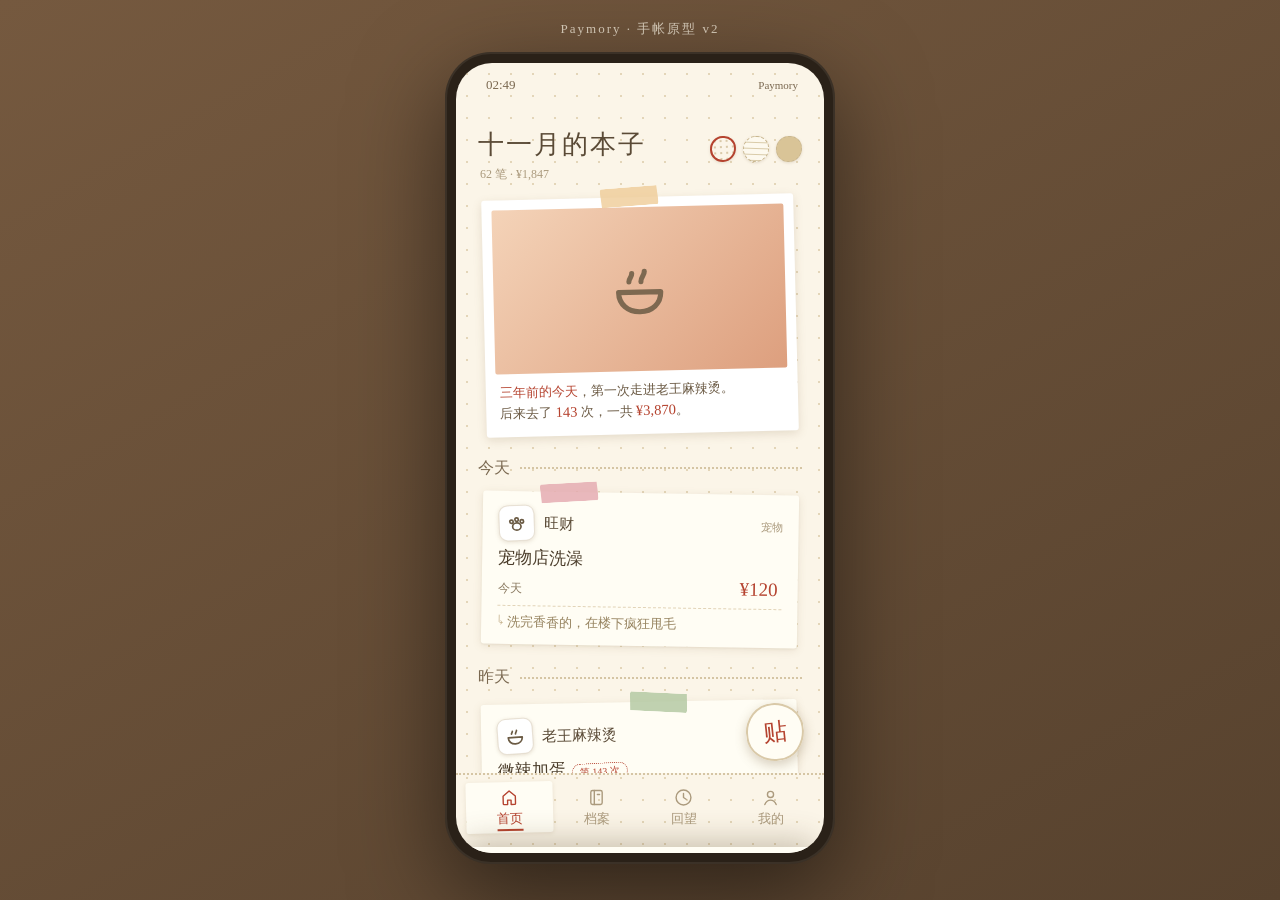
<file: prototype/index.html>
<!DOCTYPE html>
<html lang="zh-CN">
<!--
  Paymory 原型 v2 · 温柔手帐（throwaway）
  方向：一本真的手帐。奶油纸纹底、便签卡歪着贴、和纸胶带、简笔贴纸、楷体手写、红笔金额、拍立得。
  纸底三种可切：点阵 / 横线 / 牛皮。v1（克制设计风）已被用户否决，勿回退。
-->
<head>
<meta charset="UTF-8">
<meta name="viewport" content="width=device-width, initial-scale=1.0">
<title>Paymory · 手帐原型</title>
<style>
  * { margin:0; padding:0; box-sizing:border-box; -webkit-tap-highlight-color:transparent; }
  html,body { height:100%; }
  body {
    font-family:"Kaiti SC","KaiTi","STKaiti","DFKai-SB",-apple-system,"Microsoft YaHei",serif;
    background:linear-gradient(150deg,#75593f,#57422e);
    display:flex; flex-direction:column; align-items:center; justify-content:center;
    min-height:100vh; padding:24px 12px 40px;
  }
  .stage-title { color:rgba(255,248,232,.75); font-size:13px; letter-spacing:2px; margin-bottom:14px; }

  /* ---------- 手机 ---------- */
  .phone { width:390px; height:812px; border-radius:46px; background:#2a2118; padding:11px;
    box-shadow:0 30px 90px rgba(0,0,0,.5), inset 0 0 0 2px rgba(255,240,210,.08); position:relative; flex-shrink:0; }
  .screen { width:100%; height:100%; border-radius:36px; overflow:hidden; position:relative; display:flex; flex-direction:column; color:#5a4a36; }

  /* ---------- 纸底 ---------- */
  .screen[data-paper="dot"]   { background-color:#fbf5e8; background-image:radial-gradient(circle,#e3d5b8 1.1px,transparent 1.2px); background-size:22px 22px; }
  .screen[data-paper="line"]  { background-color:#fdf9ee; background-image:repeating-linear-gradient(to bottom,transparent 0 27px,#e9dec4 27px 28px); }
  .screen[data-paper="kraft"] { background-color:#ead9b6; background-image:radial-gradient(ellipse at 20% 10%,rgba(255,250,235,.5),transparent 60%),radial-gradient(ellipse at 85% 90%,rgba(190,160,110,.28),transparent 55%); }

  .statusbar { height:44px; flex-shrink:0; display:flex; align-items:center; justify-content:space-between; padding:0 26px 0 30px; font-size:13px; font-weight:500; color:#7a6850; }
  .num { font-family:"Kaiti SC","KaiTi",serif; font-variant-numeric:tabular-nums; }
  #app { flex:1; overflow-y:auto; overflow-x:hidden; scrollbar-width:none; }
  #app::-webkit-scrollbar { display:none; }
  .pad { padding:6px 22px 130px; }

  /* ---------- 手写文字 ---------- */
  .h-hand { font-size:26px; color:#5a4a36; letter-spacing:2px; }
  .redpen { color:#b5432f; }
  .faint { color:#ab9a7d; font-size:12px; }

  /* ---------- 和纸胶带 ---------- */
  .tape { position:absolute; top:-9px; width:58px; height:19px; opacity:.82;
    clip-path:polygon(2% 0,98% 0,100% 88%,98% 100%,2% 100%,0 12%); z-index:2; }
  .tape.c0 { background:#e5aab0; } .tape.c1 { background:#b2c9a2; }
  .tape.c2 { background:#a7c2d6; } .tape.c3 { background:#efcd9a; }

  /* ---------- 便签卡 ---------- */
  .note {
    background:#fffdf4; border-radius:3px; padding:14px 16px 13px; position:relative;
    box-shadow:0 2px 8px rgba(150,125,85,.16), 0 1px 2px rgba(150,125,85,.1);
    margin:14px 4px 6px; transform:rotate(var(--r,0deg));
  }
  #app .note:nth-child(3n+1) { --r:-1.1deg; } #app .note:nth-child(3n+2) { --r:.9deg; } #app .note:nth-child(3n) { --r:-.3deg; }
  .note-top { display:flex; align-items:center; gap:9px; margin-bottom:5px; }
  .n-name { font-size:15px; color:#5a4a36; }
  .n-kind { font-size:11px; color:#ab9a7d; margin-left:auto; }
  .n-what { font-size:17px; color:#4c3e2c; margin:2px 0 5px; line-height:1.4; }
  .n-meta { display:flex; align-items:baseline; gap:8px; font-size:12px; color:#8a7960; }
  .n-amt { font-size:19px; margin-left:auto; margin-right:4px; }
  .n-note { font-size:13px; color:#96835f; margin-top:8px; padding-top:7px; border-top:1px dashed #e2d4b8; }
  .n-note::before { content:"↳ "; color:#c7b490; }
  .n-badge { font-size:10px; color:#b5432f; border:1.5px dotted #b5432f; border-radius:20px; padding:1px 7px 0; margin-left:6px; display:inline-block; transform:rotate(-2deg); }

  /* ---------- 简笔贴纸 ---------- */
  .sticker { width:36px; height:36px; background:#fff; border-radius:9px; flex-shrink:0;
    box-shadow:0 1px 4px rgba(140,115,80,.22); display:flex; align-items:center; justify-content:center;
    transform:rotate(var(--sr,-2deg)); border:1px solid rgba(190,170,135,.35); }
  .sticker svg { width:24px; height:24px; }

  /* ---------- 拍立得 ---------- */
  .polaroid { background:#fff; padding:10px 10px 12px; border-radius:3px; width:100%;
    box-shadow:0 3px 10px rgba(140,115,80,.2); position:relative; transform:rotate(-1.4deg); }
  .polaroid .photo { aspect-ratio:16/9; border-radius:2px; display:flex; align-items:center; justify-content:center; overflow:hidden; }
  .polaroid .photo svg { width:44%; height:44%; opacity:.85; }
  .polaroid .cap { font-size:13px; color:#6b5a44; padding:9px 4px 0; line-height:1.5; }
  .polaroid .cap b { font-weight:normal; color:#b5432f; font-size:1.12em; }

  /* ---------- 首页头 ---------- */
  .home-head { display:flex; align-items:flex-end; justify-content:space-between; padding:14px 0 2px; }
  .paper-pick { display:flex; gap:7px; align-items:center; }
  .pp { width:26px; height:26px; border-radius:50% 46% 52% 48%; border:1.5px dashed #c9b790; cursor:pointer; box-shadow:0 1px 3px rgba(140,115,80,.2); transform:rotate(-3deg); }
  .pp:nth-child(2) { transform:rotate(2deg); } .pp:nth-child(3) { transform:rotate(-1deg); }
  .pp.dot { background-color:#fbf5e8; background-image:radial-gradient(circle,#d9c9a8 1px,transparent 1.1px); background-size:6px 6px; }
  .pp.line { background-color:#fdf9ee; background-image:repeating-linear-gradient(to bottom,transparent 0 5px,#d9cba9 5px 6px); }
  .pp.kraft { background:#d9c497; }
  .pp.on { border:2px solid #b5432f; }

  .day-mark { display:flex; align-items:center; gap:10px; margin:22px 0 4px; font-size:16px; color:#7a6850; }
  .day-mark .ln { flex:1; border-top:2px dotted #d5c5a4; }

  /* ---------- 档案行 ---------- */
  .arc-note { display:flex; align-items:center; gap:12px; cursor:pointer; }
  .arc-main { flex:1; min-width:0; }
  .arc-figs { text-align:right; }
  .arc-days { font-size:19px; }
  .arc-sub2 { font-size:11px; color:#ab9a7d; margin-top:1px; }

  /* ---------- 详情 ---------- */
  .hero-wrap { padding:18px 12px 6px; display:flex; justify-content:center; }
  .trio { display:flex; gap:10px; margin:18px 4px 14px; justify-content:center; }
  .t3 { background:#fffdf4; border-radius:3px; padding:10px 14px 8px; text-align:center;
    box-shadow:0 2px 6px rgba(150,125,85,.15); transform:rotate(var(--r,0deg)); }
  .trio .t3:nth-child(1){--r:-2deg;} .trio .t3:nth-child(2){--r:1.5deg;} .trio .t3:nth-child(3){--r:-1deg;}
  .t3 .tv { font-size:20px; }
  .t3 .tl { font-size:11px; color:#ab9a7d; margin-top:2px; }
  .chips { display:flex; gap:8px; margin:4px 0 14px; flex-wrap:wrap; }
  .chip { font-size:13px; padding:4px 12px; border-radius:3px; background:rgba(255,253,244,.8); border:1.5px solid #d9c9a8; color:#8a7960; cursor:pointer; }
  .chip.on { border-color:#b5432f; color:#b5432f; }
  .tl-title { font-size:15px; color:#7a6850; margin:6px 0 10px; }
  .tl-item { position:relative; padding:0 0 16px 22px; }
  .tl-item::before { content:""; position:absolute; left:4px; top:10px; bottom:-6px; border-left:2px dotted #d5c5a4; }
  .tl-item:last-child::before { display:none; }
  .tl-item::after { content:""; position:absolute; left:0; top:6px; width:9px; height:9px; border-radius:50% 46% 52% 48%; background:#b5432f; opacity:.85; }
  .tl-date { font-size:12px; color:#ab9a7d; }
  .tl-what { font-size:16px; color:#4c3e2c; margin:1px 0 2px; }
  .tl-meta { font-size:13px; color:#8a7960; display:flex; gap:10px; flex-wrap:wrap; }
  .btn-hand {
    display:block; width:100%; padding:13px; border:none; font-family:inherit; font-size:17px; letter-spacing:3px;
    border-radius:60% 55% 58% 54% / 48% 60% 52% 58%;
    background:#b5432f; color:#fff8ec; cursor:pointer; margin-top:14px; box-shadow:0 3px 8px rgba(199,111,92,.35);
  }
  .btn-hand:active { transform:scale(.98); }

  /* ---------- 回望：拍立得墙 ---------- */
  .wall { display:grid; grid-template-columns:1fr 1fr; gap:16px 12px; padding-top:8px; }
  .wall .polaroid:nth-child(2n) { transform:rotate(1.6deg); }
  .wall .polaroid:nth-child(2n+1) { transform:rotate(-1.8deg); }
  .wall .polaroid:nth-child(3n) { transform:rotate(.6deg); }
  .wall .photo { aspect-ratio:1; }

  /* ---------- 纪念册（回望 · 夜页） ---------- */
  .screen[data-mood="night"] { background:#2b241d !important; background-image:none !important; color:#e8dcc4; }
  .screen[data-mood="night"] .tabbar { border-top-color:rgba(212,176,106,.3); }
  .screen[data-mood="night"] .tab { color:#8d7f66; }
  .screen[data-mood="night"] .tab.on { color:#d4b06a; background:rgba(212,176,106,.1); box-shadow:none; }
  .screen[data-mood="night"] .tab.on span { border-bottom-color:#d4b06a; }
  .screen[data-mood="night"] .statusbar { color:#a89877 !important; }
  .screen[data-mood="night"] .fab { display:none; }
  .night-pad { padding:34px 26px 150px; }
  .gp-eyebrow { text-align:center; letter-spacing:4px; font-size:12px; color:#a89877; white-space:nowrap; }
  .gp-eyebrow::before, .gp-eyebrow::after { content:"·"; margin:0 10px; color:#6b5f4c; }
  .n-big { font-size:68px; text-align:center; color:#e7c987; line-height:1.15; letter-spacing:1px; }
  .n-big small { font-size:16px; color:#a89877; letter-spacing:3px; display:block; margin-top:8px; }
  .n-sub { text-align:center; font-size:14px; color:#b7a687; margin-top:10px; letter-spacing:1px; }
  .n-sub b { color:#d4b06a; font-weight:normal; }
  .gp-sec { margin-top:34px; }
  .gp-title { font-size:15px; color:#c9b88f; letter-spacing:2px; margin-bottom:14px; display:flex; justify-content:space-between; align-items:baseline; }
  .gp-title .en { font-size:11px; color:#6b5f4c; letter-spacing:1px; }
  .starfield { display:grid; grid-template-columns:repeat(26,1fr); gap:4px; padding:4px 2px; }
  .star { aspect-ratio:1; border-radius:50%; background:rgba(212,176,106,var(--a,.12)); animation:starIn .5s ease-out backwards; animation-delay:var(--d,0s); }
  @keyframes starIn { from { opacity:0; transform:scale(0); } to { opacity:1; transform:scale(1); } }
  .ring-wrap { display:flex; align-items:center; gap:22px; }
  .ring { width:118px; height:118px; flex-shrink:0; }
  .ring .track { stroke:rgba(212,176,106,.15); }
  .ring .arc { stroke:#e7c987; stroke-linecap:round; transform:rotate(-90deg); transform-origin:center;
    stroke-dasharray:var(--c); stroke-dashoffset:var(--off); animation:arcGrow 1.4s cubic-bezier(.3,.7,.3,1) .3s both; }
  @keyframes arcGrow { from { stroke-dashoffset:var(--c); } to { stroke-dashoffset:var(--off); } }
  .ring-copy .rl { font-size:15px; color:#c9b88f; line-height:1.7; }
  .ring-copy .rl b { font-size:26px; color:#e7c987; font-weight:normal; }
  .rank-row { margin-bottom:14px; }
  .rank-top { display:flex; justify-content:space-between; font-size:13px; color:#c9b88f; margin-bottom:5px; white-space:nowrap; }
  .rank-top .num { color:#e7c987; }
  .rank-bar { height:9px; border-radius:6px; background:rgba(212,176,106,.13); overflow:hidden; }
  .rank-bar i { display:block; height:100%; border-radius:6px; background:linear-gradient(90deg,#a8863f,#e7c987);
    width:var(--w); transform-origin:left; animation:barIn 1.1s cubic-bezier(.3,.7,.3,1) backwards; animation-delay:var(--d,0s); }
  @keyframes barIn { from { transform:scaleX(0); } }
  .axis { position:relative; height:74px; margin-top:8px; }
  .axis .line { position:absolute; left:0; right:0; top:14px; border-top:1.5px solid rgba(212,176,106,.4); }
  .axis .node { position:absolute; top:8px; width:13px; height:13px; border-radius:50%;
    background:#2b241d; border:2.5px solid #e7c987; }
  .axis .nd { position:absolute; top:30px; font-size:11px; color:#a89877; width:76px; margin-left:-32px; text-align:center; line-height:1.5; }
  .axis .nd b { color:#d4b06a; font-weight:normal; display:block; font-size:12px; }
  .gp-quote { margin-top:40px; text-align:center; font-size:17px; color:#c9b88f; letter-spacing:3px; line-height:2; }
  .gp-quote::before { content:"「"; color:#6b5f4c; }
  .gp-quote::after { content:"」"; color:#6b5f4c; }
  .rv-chips { display:flex; gap:8px; overflow-x:auto; padding:6px 0 10px; scrollbar-width:none; position:relative; }
  .rv-chips::-webkit-scrollbar { display:none; }
  .rv-chips::after { content:""; position:sticky; right:0; top:0; flex-shrink:0; width:26px; margin-left:-26px;
    background:linear-gradient(90deg,transparent,#2b241d 70%); pointer-events:none; }
  .rv-chip { flex-shrink:0; font-size:13px; padding:6px 14px; border-radius:3px; background:transparent;
    border:1px solid rgba(212,176,106,.35); color:#a89877; cursor:pointer; font-family:inherit; letter-spacing:1px; }
  .rv-chip.on { background:rgba(212,176,106,.14); border-color:#e7c987; color:#e7c987; }
  .n-trio { display:flex; justify-content:space-around; margin:26px 0 10px; }
  .n-trio .nt { text-align:center; }
  .n-trio .nt .v { font-size:29px; color:#e7c987; text-shadow:0 0 18px rgba(231,201,135,.35); }
  .n-trio .nt .l { font-size:12px; color:#b7a687; margin-top:5px; letter-spacing:2px; }
  .chart-box { width:100%; height:212px; margin-top:4px; }
  .rv-fade { animation:rvFadeUp .55s cubic-bezier(.25,.7,.3,1) both; }
  @keyframes rvFadeUp { from { opacity:0; transform:translateY(16px); } to { opacity:1; transform:none; } }
  .n-big { text-shadow:0 0 26px rgba(231,201,135,.3); }
  .rv-hero-name { text-align:center; font-size:22px; color:#e8dcc4; letter-spacing:4px; margin-top:2px; }

  /* ---------- 我的 ---------- */
  .me-head { display:flex; align-items:center; gap:14px; padding:18px 0 16px; }
  .me-ava { width:54px; height:54px; border-radius:46% 54% 50% 48%; background:#fffdf4; border:2px solid #d9c9a8;
    display:flex; align-items:center; justify-content:center; font-size:22px; color:#b5432f; transform:rotate(-3deg); }
  .set-note { display:flex; align-items:center; gap:10px; padding:14px 16px; background:#fffdf4;
    border-radius:3px; margin-bottom:12px; cursor:pointer; box-shadow:0 2px 6px rgba(150,125,85,.14); font-size:15px; color:#5a4a36; }
  .set-note .sv2 { margin-left:auto; font-size:12px; color:#ab9a7d; }
  .me-note { font-size:14px; color:#96835f; line-height:1.9; padding:10px 6px; }

  /* ---------- tab & FAB ---------- */
  .tabbar { flex-shrink:0; display:flex; border-top:2px dotted #d5c5a4; padding:7px 10px 20px; }
  .tab { flex:1; display:flex; flex-direction:column; align-items:center; gap:2px; padding:5px 0 2px; cursor:pointer;
    color:#ab9a7d; border:none; background:none; font-family:inherit; font-size:13px; }
  .tab svg { width:21px; height:21px; }
  .tab.on { color:#b5432f; background:#fffdf4; border-radius:3px; box-shadow:0 1px 4px rgba(150,125,85,.18); transform:rotate(-1.5deg); }
  .tab.on span { border-bottom:2px solid #b5432f; padding-bottom:1px; }
  .fab { position:absolute; right:20px; bottom:92px; width:58px; height:58px; border:none; cursor:pointer;
    background:#fffdf4; border-radius:58% 62% 55% 61% / 60% 55% 62% 54%;
    box-shadow:0 4px 12px rgba(120,95,60,.3), inset 0 0 0 2px #d9c9a8;
    display:flex; align-items:center; justify-content:center; transform:rotate(-6deg); z-index:5;
    font-family:inherit; font-size:24px; color:#b5432f; }

  /* ---------- 记一笔抽屉（大便签） ---------- */
  .mask { position:absolute; inset:0; background:rgba(74,58,38,.42); opacity:0; pointer-events:none; transition:opacity .25s; z-index:8; }
  .mask.on { opacity:1; pointer-events:auto; }
  .sheet { position:absolute; left:10px; right:10px; bottom:10px; background:#fffdf4; border-radius:6px;
    padding:24px 20px 26px; z-index:9; transform:translateY(108%); transition:transform .32s cubic-bezier(.32,.72,.28,1);
    max-height:84%; overflow-y:auto; box-shadow:0 -6px 30px rgba(90,70,40,.3); }
  .sheet.on { transform:translateY(0); }
  .sheet h3 { font-size:20px; color:#4c3e2c; letter-spacing:2px; }
  .sh-sub { font-size:13px; color:#ab9a7d; margin:3px 0 16px; }
  .sense { display:flex; align-items:center; justify-content:center; gap:10px; width:100%; padding:12px 14px; font-family:inherit; font-size:15px;
    border:2px dotted #b5432f; border-radius:50px; background:transparent; color:#b5432f; cursor:pointer; margin-bottom:16px; }
  .fld { margin-bottom:13px; }
  .fld label { display:block; font-size:14px; color:#7a6850; margin-bottom:6px; }
  .fld input, .fld textarea { width:100%; padding:10px 13px; border:none; border-bottom:2px dashed #d9c9a8;
    background:rgba(251,245,232,.6); color:#4c3e2c; font-size:16px; font-family:inherit; outline:none; border-radius:4px 4px 0 0; }
  .fld input:focus, .fld textarea:focus { border-bottom-color:#b5432f; }
  .fld textarea { resize:none; height:52px; }
  .row2 { display:flex; gap:12px; } .row2 .fld { flex:1; }
  .pv-note { margin:10px 0 16px; }

  #toast { position:absolute; left:50%; bottom:128px; transform:translateX(-50%) translateY(8px);
    background:#5a4a36; color:#fbf5e8; font-size:14px; padding:9px 18px; border-radius:40px;
    opacity:0; pointer-events:none; transition:.25s; z-index:20; white-space:nowrap; }
  #toast.on { opacity:1; transform:translateX(-50%) translateY(0); }

  /* ---------- Apple HIG 触控与转场 v2（辅助对话参数清单） ---------- */
  /* 按下快（120ms standard）、松手弹（回弹曲线）——is-down 由 JS 事件委托管理 */
  .pressable { transition: transform .35s cubic-bezier(.34,1.56,.64,1), filter .3s cubic-bezier(.34,1.56,.64,1), box-shadow .22s ease-out; }
  .pressable.is-down { transition: transform .12s cubic-bezier(.25,.1,.25,1), filter .12s cubic-bezier(.25,.1,.25,1); transform: scale(.96); filter: brightness(.94); }
  .pressable.sm.is-down, .tab.is-down, .rv-chip.is-down, .chip.is-down, .pp.is-down { transform: scale(.92); }
  .note.pressable.is-down { transform: rotate(var(--r,0deg)) scale(.96); }
  .polaroid.is-down { transform: rotate(var(--r,-1.4deg)) scale(.97); }
  @media (hover:hover) and (pointer:fine) {
    .note.pressable:hover { transform: rotate(var(--r,0deg)) translateY(-3px); box-shadow:0 10px 22px rgba(150,125,85,.26); }
  }
  .fab { transition: transform .3s cubic-bezier(.34,1.56,.64,1); }
  .fab.is-down { transform: rotate(-2deg) scale(.92); }
  .fab.spin { transform: rotate(39deg); }
  .tab { transition: transform .2s cubic-bezier(.34,1.56,.64,1); }
  .tab.on svg { animation: tabPop .2s cubic-bezier(.34,1.56,.64,1); }
  @keyframes tabPop { from { transform: scale(.92); } to { transform: scale(1); } }
  .rv-chip, .chip, .pp { transition: transform .3s cubic-bezier(.34,1.56,.64,1), background .15s, border-color .15s, color .15s; }
  .rv-chip.on, .chip.on { animation: chipPop .15s cubic-bezier(.34,1.56,.64,1); }
  @keyframes chipPop { from { transform: scale(.95); } to { transform: scale(1); } }
  .polaroid { transition: transform .3s cubic-bezier(.34,1.56,.64,1), box-shadow .22s ease-out; }

  /* 入场：ease-out 减速曲线（迎面而来），24ms 交错，10 项封顶 */
  .stagger-in { animation: riseIn .24s cubic-bezier(.22,1,.36,1) both; animation-delay: calc(var(--i,0) * 24ms); }
  @keyframes riseIn {
    from { opacity:0; transform: translateY(24px) rotate(var(--r,0deg)); }
    to   { opacity:1; transform: translateY(0) rotate(var(--r,0deg)); }
  }

  /* sheet：500ms iOS 曲线弹出 / 300ms 加速收起 / 拖拽时无过渡 */
  .sheet { transition: transform .5s cubic-bezier(.32,.72,0,1); }
  .sheet.closing { transition: transform .3s cubic-bezier(.4,0,1,1); }
  #app { transition: transform .5s cubic-bezier(.32,.72,0,1), filter .5s cubic-bezier(.32,.72,0,1); }
  .screen.sheet-open #app { transform: scale(.96) translateY(-6px); filter: brightness(.88); }
  .sheet-grip { width:32px; height:4px; border-radius:3px; background:#dccfb2; margin:0 auto 14px; cursor:grab; touch-action:none; }
  .sheet-grip:active { cursor:grabbing; }

  /* 落值脉冲（count-up 收尾确认） */
  .pulse-once { animation: settlePulse .18s ease-out; }
  @keyframes settlePulse { 0% { transform: scale(1); } 50% { transform: scale(1.05); } 100% { transform: scale(1); } }

  /* View Transitions：方向感 push（old 视差退场，new 迎面进；--vtx 符号由 JS 按前进/返回切换） */
  ::view-transition-old(root) { animation: vtOut .35s cubic-bezier(.4,0,1,1) both; }
  ::view-transition-new(root) { animation: vtIn .35s cubic-bezier(.22,1,.36,1) both; }
  @keyframes vtOut { to { opacity:0; transform: translateX(calc(var(--vtx,24px) * -1)); } }
  @keyframes vtIn { from { opacity:0; transform: translateX(var(--vtx,24px)); } }
  ::view-transition-group(flycard), ::view-transition-old(flycard), ::view-transition-new(flycard) {
    animation-duration: .42s; animation-timing-function: cubic-bezier(.32,.72,0,1);
  }
  ::view-transition-new(flycard) { overflow: clip; }
  @media (prefers-reduced-motion: reduce) {
    ::view-transition-group(*), ::view-transition-old(*), ::view-transition-new(*) { animation: none !important; }
    .stagger-in, .rv-fade, .tab.on svg, .rv-chip.on, .chip.on { animation: none !important; }
  }

  @media (max-width:430px) {
    body { padding:0; justify-content:flex-start; }
    .phone { width:100vw; height:100vh; border-radius:0; padding:0; }
    .screen { border-radius:0; }
    .stage-title { display:none; }
  }
</style>
</head>
<body>

<div class="stage-title">Paymory · 手帐原型 v2</div>
<script src="echarts.min.js"></script>
<div class="phone">
  <div class="screen" id="screen" data-paper="dot">
    <div class="statusbar" id="statusbar"></div>
    <div id="app"></div>
    <div class="tabbar" id="tabbar"></div>
    <button class="fab" id="fab" title="记一笔">贴</button>
    <div class="mask" id="mask"></div>
    <div class="sheet" id="sheet"></div>
    <div id="toast"></div>
  </div>
</div>

<script>
/* ================= 数据 ================= */
function DATE(y,m,d){ return new Date(y,m-1,d); }
function YEARSAGO(n){ const t=new Date(); return new Date(t.getFullYear()-n, t.getMonth(), t.getDate()); }

const ARCHIVES = {
  wangcai:  { name:"旺财",      kind:"宠物", since:DATE(2025,7,24),  total:12600, count:68 },
  laowang:  { name:"老王麻辣烫", kind:"食堂", since:YEARSAGO(3),      total:3870,  count:143 },
  guitar:   { name:"雅马哈 F310", kind:"物品", since:DATE(2023,12,2), total:2780,  count:17 },
  music:    { name:"音乐会员",   kind:"订阅", since:DATE(2023,3,1),  total:1092,  count:36 },
  shows:    { name:"2026 演唱会", kind:"事件", since:DATE(2026,3,18), total:2880,  count:3 },
  ta:       { name:"林同学",     kind:"人",   since:DATE(2024,9,5),  total:3204,  count:27 },
  milk:     { name:"一点点",     kind:"奶茶", since:DATE(2024,5,11), total:2140,  count:96 },
  barber:   { name:"阿强理发",   kind:"服务", since:DATE(2024,2,14), total:1080,  count:18 },
};

const MEMS = [
  { a:"wangcai", what:"宠物店洗澡",        amt:120, off:0,  note:"洗完香香的，在楼下疯狂甩毛" },
  { a:"laowang", what:"微辣加蛋",          amt:23,  off:1,  note:"降温第一碗", nth:143 },
  { a:"milk",    what:"四季奶青 去冰三分糖", amt:16, off:2,  note:"第 96 杯" },
  { a:"music",   what:"黑胶会员续费",       amt:30,  off:5,  note:"第 36 个月，自动的" },
  { a:"wangcai", what:"江边跑步",          amt:0,   off:6,  note:"没花钱，它很开心" },
  { a:"barber",  what:"剪短",             amt:60,  off:8,  note:"夏天剩下的最后一点" },
  { a:"ta",      what:"太二酸菜鱼 请客",    amt:158, off:11, note:"她说下次她请" },
  { a:"shows",   what:"五月天",            amt:960, off:16, note:"第三排，荧光棒还留着" },
  { a:"laowang", what:"加牛肉",            amt:28,  off:19, note:"", nth:142 },
  { a:"guitar",  what:"换第 6 套弦",        amt:45,  off:23, note:"011 的手感果然亮" },
];

const DETAIL_TL = {
  wangcai: [
    { d:"今天",     what:"宠物店洗澡",     amt:120 },
    { d:"6 天前",   what:"江边跑步",       amt:0, note:"没花钱" },
    { d:"32 天前",  what:"狂犬疫苗第三针", amt:280 },
    { d:"58 天前",  what:"进口狗粮 15kg",  amt:420 },
    { d:"487 天前", what:"把它接回家",     amt:1500, note:"一切从这里开始" },
  ],
  laowang: [
    { d:"昨天",       what:"微辣加蛋", amt:23 },
    { d:"19 天前",    what:"加牛肉",   amt:28 },
    { d:"三年前的今天", what:"第一次去", amt:27, note:"晚了，只剩最后一个锅底" },
  ],
  guitar: [
    { d:"23 天前",   what:"换第 6 套弦", amt:45 },
    { d:"去年 12 月", what:"换了背带",   amt:85 },
    { d:"1090 天前",  what:"琴行抱回",   amt:2300, note:"第一个月工资的一半" },
  ],
};

/* ================= 简笔贴纸（手绘线条） ================= */
const S = 'stroke="#6b5b44" stroke-width="1.7" stroke-linecap="round" stroke-linejoin="round" fill="none"';
const STICKERS = {
  wangcai: '<svg viewBox="0 0 24 24"><g ' + S + '><ellipse cx="12" cy="15.5" rx="4.2" ry="3.6"/><circle cx="6.8" cy="10.5" r="1.7"/><circle cx="12" cy="8.6" r="1.7"/><circle cx="17.2" cy="10.5" r="1.7"/></g></svg>',
  laowang: '<svg viewBox="0 0 24 24"><g ' + S + '><path d="M5 13h14c0 4-3 6.5-7 6.5S5 17 5 13z"/><path d="M8.5 9.5c0-1.2 1-1.5 1-2.7M12.5 9.5c0-1.6 1.2-1.9 1.2-3.4"/></g></svg>',
  guitar:  '<svg viewBox="0 0 24 24"><g ' + S + '><path d="M14 4.5 19.5 10M13 6l5 5"/><path d="M13 8.5c2.8.3 4.5 2.2 4.3 5-.2 2.6-2.3 4.8-5.2 4.6-2.9-.2-5-2.4-4.8-5.1.2-2.7 2.9-4.7 5.7-4.5z"/></g></svg>',
  music:   '<svg viewBox="0 0 24 24"><g ' + S + '><path d="M9 18.5V6l9-2v12"/><circle cx="6.7" cy="18.3" r="2.4"/><circle cx="15.7" cy="15.9" r="2.4"/></g></svg>',
  shows:   '<svg viewBox="0 0 24 24"><g ' + S + '><circle cx="12" cy="8" r="3.6"/><path d="M10.5 11.5 9 20M9 20h6"/></g></svg>',
  ta:      '<svg viewBox="0 0 24 24"><g ' + S + '><path d="M12 19.5S4.5 14.8 4.5 9.9C4.5 7.2 6.6 5.5 8.8 5.5c1.4 0 2.6.7 3.2 1.8.6-1.1 1.8-1.8 3.2-1.8 2.2 0 4.3 1.7 4.3 4.4 0 4.9-7.5 9.6-7.5 9.6z"/></g></svg>',
  milk:    '<svg viewBox="0 0 24 24"><g ' + S + '><path d="M7 8h10l-1.2 12H8.2z"/><path d="M11 8 13 3"/><circle cx="10.5" cy="15" r=".8" fill="#6b5b44"/><circle cx="13.5" cy="16.5" r=".8" fill="#6b5b44"/><circle cx="12" cy="13" r=".8" fill="#6b5b44"/></g></svg>',
  barber:  '<svg viewBox="0 0 24 24"><g ' + S + '><path d="M6 5l11 12M17 5 6 17"/><circle cx="5" cy="19" r="2"/><circle cx="19" cy="19" r="2"/></g></svg>',
};
const PHOTO_BG = {
  wangcai:"#f2dfc0|#e0b98c", laowang:"#f4d3b8|#dd9f7e", guitar:"#e8dcc0|#c2ab82",
  music:"#e3dcea|#b9b1d6", shows:"#f2d5cd|#d99a92", ta:"#f4d9dc|#ddadb6",
  milk:"#e9e2cf|#c9d0a8", barber:"#e6e4da|#b9bfae",
};
function stickerHTML(key){
  const rot = ((key.length * 37) % 7) - 3;
  return '<div class="sticker" style="--sr:' + rot + 'deg">' + STICKERS[key] + "</div>";
}
function bigSticker(key, size){
  return STICKERS[key].replace("<svg ", '<svg width="' + size + '" height="' + size + '" ');
}
function photoStyle(key){
  const pair = PHOTO_BG[key].split("|");
  return "background:linear-gradient(135deg," + pair[0] + "," + pair[1] + ")";
}

/* ================= 工具 & 状态 ================= */
function daysSince(d){ return Math.max(1, Math.floor((Date.now()-d.getTime())/86400000)); }
function money(n){ return "¥" + n.toLocaleString("zh-CN"); }
function agoTxt(off){ return off===0 ? "今天" : off===1 ? "昨天" : off + " 天前"; }
function esc(s){ return String(s).replace(/&/g,"&amp;").replace(/</g,"&lt;"); }
function fmtSince(d){ return d.getFullYear() + "." + String(d.getMonth()+1).padStart(2,"0") + "." + String(d.getDate()).padStart(2,"0"); }

const state = { tab:"home", paper:"dot", detail:"wangcai", rvTab:"all" };

/* ================= 首页 ================= */
function noteCard(m, idx){
  const a = ARCHIVES[m.a];
  const tapeC = "c" + (idx % 4);
  const tapeL = 18 + ((idx * 29) % 40);
  const tapeR = ((idx * 53) % 9) - 4;
  const nth = m.nth ? '<span class="n-badge">第 ' + m.nth + " 次</span>" : "";
  const note = m.note ? '<div class="n-note">' + esc(m.note) + "</div>" : "";
  const amtHtml = m.amt === 0 ? '<span class="n-amt num" style="color:#ab9a7d;font-size:14px">¥0</span>'
                              : '<span class="n-amt num redpen">' + money(m.amt) + "</span>";
  return '<div class="note pressable' + (idx < 10 ? " stagger-in" : "") + '" ' +
    (idx < 10 ? 'style="--i:' + idx + '" ' : "") +
    'onclick="openDetail(\'' + m.a + '\', this)">' +
    '<div class="tape ' + tapeC + '" style="left:' + tapeL + "%;transform:rotate(" + tapeR + 'deg)"></div>' +
    '<div class="note-top">' + stickerHTML(m.a) + '<span class="n-name">' + a.name + '</span><span class="n-kind">' + a.kind + "</span></div>" +
    '<div class="n-what">' + esc(m.what) + nth + "</div>" +
    '<div class="n-meta"><span>' + agoTxt(m.off) + "</span>" + amtHtml + "</div>" + note + "</div>";
}

function renderHome(){
  let groups = [], last = null;
  MEMS.forEach(m => { if (m.off !== last) { groups.push({ off:m.off, list:[] }); last = m.off; } groups[groups.length-1].list.push(m); });
  let feed = "", idx = 0;
  groups.forEach(g => {
    feed += '<div class="day-mark"><span>' + agoTxt(g.off) + '</span><span class="ln"></span></div>';
    g.list.forEach(m => { feed += noteCard(m, idx++); });
  });
  const paperPick = '<div class="paper-pick">' +
    ["dot","line","kraft"].map(p => '<div class="pp ' + p + (state.paper===p?" on":"") + '" onclick="setPaper(\'' + p + '\')"></div>').join("") + "</div>";
  return '<div class="home-head"><div class="h-hand">十一月的本子</div>' + paperPick + "</div>" +
    '<div class="faint num" style="padding:2px 2px 6px">62 笔 · ' + money(1847) + "</div>" +
    '<div style="padding:8px 6px 2px"><div class="polaroid" onclick="openDetail(\'laowang\')" style="cursor:pointer">' +
      '<div class="tape c3" style="left:38%;top:-10px;transform:rotate(-3deg)"></div>' +
      '<div class="photo" style="' + photoStyle("laowang") + '">' + bigSticker("laowang", 64) + "</div>" +
      '<div class="cap"><span class="redpen num">三年前的今天</span>，第一次走进老王麻辣烫。<br>后来去了 <b class="num">143</b> 次，一共 <b class="num">' + money(3870) + "</b>。</div></div></div>" +
    feed;
}

/* ================= 档案列表 ================= */
function renderArchives(){
  let h = '<div class="home-head"><div class="h-hand">档案夹</div><span class="faint">来自生活的 8 页</span></div><div style="height:8px"></div>';
  let idx = 0;
  Object.keys(ARCHIVES).forEach(k => {
    const a = ARCHIVES[k];
    const tapeC = "c" + (idx % 4), tapeL = 16 + ((idx*31)%42), tapeR = ((idx*47)%9)-4;
    h += '<div class="note arc-note pressable' + (idx < 10 ? " stagger-in" : "") + '" ' +
      (idx < 10 ? 'style="--i:' + idx + '" ' : "") +
      'onclick="openDetail(\'' + k + '\', this)">' +
      '<div class="tape ' + tapeC + '" style="left:' + tapeL + "%;transform:rotate(" + tapeR + 'deg)"></div>' +
      stickerHTML(k) +
      '<div class="arc-main"><div class="n-name">' + a.name + '</div><div class="faint">' + a.kind + " · 始于 " + fmtSince(a.since) + "</div></div>" +
      '<div class="arc-figs"><div class="arc-days num redpen">' + daysSince(a.since).toLocaleString() + ' 天</div>' +
      '<div class="arc-sub2 num">' + money(a.total) + " · " + a.count + " 条</div></div></div>";
    idx++;
  });
  return h;
}

/* ================= 详情 ================= */
function renderDetail(){
  const a = ARCHIVES[state.detail];
  const days = daysSince(a.since);
  const tl = DETAIL_TL[state.detail] || [];
  const chips = ["wangcai","laowang","guitar"].map(k =>
    '<span class="chip' + (state.detail===k?" on":"") + '" onclick="go2detail(\'' + k + '\')">' + ARCHIVES[k].name + "</span>").join("");
  let tlh = "";
  tl.forEach(t => {
    tlh += '<div class="tl-item"><div class="tl-date num">' + t.d + '</div><div class="tl-what">' + t.what + "</div>" +
      '<div class="tl-meta"><span class="num redpen">' + money(t.amt) + "</span>" + (t.note ? "<span>" + esc(t.note) + "</span>" : "") + "</div></div>";
  });
  return '<div class="hero-wrap"><div class="polaroid" style="transform:rotate(-1.2deg);view-transition-name:flycard">' +
    '<div class="tape c1" style="left:40%;top:-10px;transform:rotate(2deg)"></div>' +
    '<div class="photo" style="' + photoStyle(state.detail) + ';aspect-ratio:16/8">' + bigSticker(state.detail, 72) + "</div>" +
    '<div class="cap" style="text-align:center;font-size:16px">' + a.name + '　<span class="faint">' + a.kind + "</span></div></div></div>" +
    '<div class="trio">' +
    '<div class="t3"><div class="tv num redpen">' + days.toLocaleString() + '</div><div class="tl">陪伴的日子</div></div>' +
    '<div class="t3"><div class="tv num">' + a.count + '</div><div class="tl">条记忆</div></div>' +
    '<div class="t3"><div class="tv num">' + money(a.total) + '</div><div class="tl">累计</div></div></div>' +
    '<div class="chips">' + chips + "</div>" +
    '<div class="tl-title">本子上关于它的记录</div>' + tlh +
    '<button class="btn-hand" onclick="openSheet(\'' + state.detail + '\')">给 ' + a.name + " 记一笔</button>";
}

/* ================= 回望 · 纪念册（夜页 · 总览/分档案 + ECharts） ================= */
const RV_MONTHS = ["1月","2月","3月","4月","5月","6月","7月","8月","9月","10月","11月","12月"];
const ARCH_MONTHS = {
  wangcai:[420,380,420,280,420,380,340,300,420,380,260,120],
  laowang:[86,92,105,92,64,98,51,86,105,92,74,51],
  guitar:[0,0,45,0,0,85,0,0,0,45,0,0],
  music:[30,30,30,30,30,30,30,30,30,30,30,30],
  shows:[0,0,960,0,0,0,0,0,0,0,960,0],
  ta:[0,86,158,0,64,0,129,0,86,0,158,64],
  milk:[64,48,80,48,64,96,48,64,80,48,64,16],
  barber:[0,60,0,60,0,0,60,0,0,60,0,60],
};
const RV_QUOTES = {
  wangcai:"它花掉你 ¥12,600，\n换回 487 天的摇尾巴。",
  laowang:"三年，143 顿。\n你是这家店最熟的一张脸。",
  guitar:"¥2,780 和六套弦，\n教会你四个和弦。",
  music:"每月 ¥30，\n买断通勤路上的三小时。",
  shows:"三场，¥2,880。\n荧光棒还留在抽屉里。",
  ta:"27 顿饭，¥3,204。\n她说下次她请。",
  milk:"96 杯，¥2,140。\n第 97 杯在路上。",
  barber:"18 次，¥1,080。\n每次都说：稍微剪短一点。",
};
function quoteHTML(q){
  return q.split("\n").map(l => l).join("<br>");
}
function renderReview(){
  const who = state.rvTab;
  /* 主体切换 chips */
  const chips = '<div class="rv-chips">' +
    '<span class="rv-chip' + (who==="all"?" on":"") + '" onclick="setRvTab(\'all\')">总览</span>' +
    Object.keys(ARCHIVES).map(k =>
      '<span class="rv-chip' + (who===k?" on":"") + '" onclick="setRvTab(\'' + k + '\')">' + ARCHIVES[k].name + "</span>").join("") + "</div>";
  const body = who === "all" ? rvOverview() : rvArchive(who);
  return '<div class="night-pad rv-fade">' + chips + body + "</div>";
}
function rvOverview(){
  const nodes = [
    { x:0,  d:"2023.11", t:"老王<br>第一家食堂" },
    { x:27, d:"2023.12", t:"吉他<br>抱回家" },
    { x:62, d:"2025.07", t:"旺财<br>回家了" },
    { x:96, d:"2026.03", t:"演唱会<br>年" },
  ];
  const axisHtml = nodes.map(n =>
    '<div class="node" style="left:' + n.x + '%"></div><div class="nd" style="left:' + n.x + '%"><b>' + n.d + "</b>" + n.t + "</div>").join("");
  return '<div class="gp-eyebrow">二〇二三 — 二〇二六 · 三年的本子</div>' +
    '<div class="n-trio">' +
      '<div class="nt"><div class="v num" id="cntA">0</div><div class="l">笔记忆</div></div>' +
      '<div class="nt"><div class="v num" id="cntB">¥0</div><div class="l">三年累计</div></div>' +
      '<div class="nt"><div class="v num" id="cntC">0</div><div class="l">本档案</div></div></div>' +
    '<div class="gp-sec"><div class="gp-title"><span>每个月，墨水落在纸上</span><span class="en num">今年 ¥18,450</span></div>' +
      '<div class="chart-box" id="chartTrend"></div></div>' +
    '<div class="gp-sec"><div class="gp-title"><span>钱都去了谁那儿</span><span class="en">点一块，翻到它那页</span></div>' +
      '<div class="chart-box" id="chartRose" style="height:250px"></div></div>' +
    '<div class="gp-sec"><div class="gp-title"><span>这条时间线</span><span class="en">2023 — 2026</span></div>' +
      '<div class="axis"><div class="line"></div>' + axisHtml + "</div></div>" +
    '<div class="gp-quote">钱花掉了，<br>日子留下来了。</div>';
}
function rvArchive(key){
  const a = ARCHIVES[key];
  const days = daysSince(a.since);
  const tl = DETAIL_TL[key] || [];
  let tlh = tl.map(t =>
    '<div class="tl-item"><div class="tl-date num">' + t.d + '</div><div class="tl-what">' + t.what + "</div>" +
    '<div class="tl-meta"><span class="num" style="color:#e7c987">' + money(t.amt) + "</span>" + (t.note ? "<span>" + esc(t.note) + "</span>" : "") + "</div></div>").join("");
  return '<div style="display:flex;justify-content:center;margin-top:6px">' + stickerHTML(key) + "</div>" +
    '<div class="rv-hero-name">' + a.name + ' <span style="font-size:13px;color:#8d7f66">' + a.kind + "</span></div>" +
    '<div style="height:20px"></div>' +
    '<div class="n-big num" id="cntDays">0<small>天 · ' + (key==="wangcai"||key==="guitar" ? "陪伴你的日子" : "认识你的日子") + "</small></div>" +
    '<div class="n-trio">' +
      '<div class="nt"><div class="v num" id="cntT">¥0</div><div class="l">累计投入</div></div>' +
      '<div class="nt"><div class="v num" id="cntN">0</div><div class="l">条记忆</div></div>' +
      '<div class="nt"><div class="v num" id="cntAvg">¥0</div><div class="l">平均每条</div></div></div>' +
    '<div class="gp-sec"><div class="gp-title"><span>十二个月的笔迹</span><span class="en num">' + money((ARCH_MONTHS[key]||[]).reduce(function(s,v){return s+v;},0)) + " 今年</span></div>" +
      '<div class="chart-box" id="chartArc"></div></div>' +
    '<div class="gp-sec"><div class="gp-title"><span>本子上关于它</span></div>' + tlh + "</div>" +
    '<div class="gp-quote">' + quoteHTML(RV_QUOTES[key] || "") + "</div>";
}
function setRvTab(k){ hap(8); wrapVT(() => { state.rvTab = k; render(); document.getElementById("app").scrollTop = 0; }, false); }

/* ---------- ECharts 夜页图表 ---------- */
const GOLD = ["#e7c987","#c9a86a","#d98e73","#b7c9a0","#a7c2d6","#d4a5a5","#c9b88f","#9db8a8"];
function axisGold(){
  return { axisLine:{ lineStyle:{ color:"rgba(212,176,106,.35)" } },
    axisLabel:{ color:"#a89877", fontSize:10, fontFamily:"KaiTi, serif" },
    splitLine:{ lineStyle:{ color:"rgba(212,176,106,.1)" } } };
}
function initNightCharts(){
  if (typeof echarts === "undefined") return;
  const trendEl = document.getElementById("chartTrend");
  if (trendEl){
    const c = echarts.init(trendEl, null, { renderer:"svg" });
    c.setOption({
      animationDuration: 1600, animationEasing: "cubicOut",
      grid: { left: 6, right: 14, top: 20, bottom: 4, containLabel: true },
      tooltip: { trigger:"axis", backgroundColor:"rgba(43,36,29,.92)", borderColor:"rgba(212,176,106,.4)",
        textStyle:{ color:"#e8dcc4", fontFamily:"KaiTi, serif", fontSize:12 },
        valueFormatter: v => "¥" + v.toLocaleString() },
      xAxis: Object.assign({ type:"category", boundaryGap:false, data:RV_MONTHS }, axisGold()),
      yAxis: Object.assign({ type:"value" }, axisGold()),
      series: [{
        type:"line", smooth:.45, symbol:"circle", symbolSize:6,
        itemStyle:{ color:"#e7c987", borderColor:"#2b241d", borderWidth:2 },
        lineStyle:{ color:"#e7c987", width:2.5,
          shadowColor:"rgba(231,201,135,.5)", shadowBlur:10, shadowOffsetY:4 },
        areaStyle:{ color:new echarts.graphic.LinearGradient(0,0,0,1,[
          { offset:0, color:"rgba(231,201,135,.4)" }, { offset:1, color:"rgba(231,201,135,0)" }]) },
        data: RV_MONTHS.map((_,i)=> ARCH_MONTHS.wangcai[i]+ARCH_MONTHS.laowang[i]+ARCH_MONTHS.milk[i]+
          ARCH_MONTHS.music[i]+ARCH_MONTHS.shows[i]+ARCH_MONTHS.ta[i]+ARCH_MONTHS.barber[i]+ARCH_MONTHS.guitar[i]),
      }],
    });
  }
  const roseEl = document.getElementById("chartRose");
  if (roseEl){
    const c = echarts.init(roseEl, null, { renderer:"svg" });
    c.setOption({
      animationType:"scale", animationEasing:"elasticOut", animationDelay: idx => idx * 90,
      tooltip: { trigger:"item", backgroundColor:"rgba(43,36,29,.92)", borderColor:"rgba(212,176,106,.4)",
        textStyle:{ color:"#e8dcc4", fontFamily:"KaiTi, serif", fontSize:12 },
        formatter: p => p.name + "<br/>¥" + p.value.toLocaleString() + " · " + p.percent + "%" },
      series: [{
        type:"pie", roseType:"radius", radius:["18%","62%"], center:["50%","58%"],
        itemStyle:{ borderColor:"#2b241d", borderWidth:2, borderRadius:4 },
        label:{ show:false }, labelLine:{ show:false },
        emphasis: { scale:true, scaleSize:7 },
        data: Object.keys(ARCHIVES).map((k,i) => ({
          name: ARCHIVES[k].name, value: ARCHIVES[k].total, key: k,
          itemStyle:{ color:GOLD[i % GOLD.length] },
        })),
      }],
      legend: {
        top: 0, left:"center", itemWidth: 9, itemHeight: 9, itemGap: 7, type:"scroll",
        textStyle:{ color:"#b7a687", fontSize:10, fontFamily:"KaiTi, serif" },
        data: Object.keys(ARCHIVES).map(k => ARCHIVES[k].name),
      },
    });
    c.on("click", p => { if (p.data && p.data.key) setRvTab(p.data.key); });
  }
  const arcEl = document.getElementById("chartArc");
  if (arcEl){
    const key = state.rvTab;
    const c = echarts.init(arcEl, null, { renderer:"svg" });
    c.setOption({
      animationDuration: 900, animationEasing:"cubicOut", animationDelay: idx => idx * 80,
      grid: { left: 6, right: 14, top: 20, bottom: 4, containLabel: true },
      tooltip: { trigger:"axis", backgroundColor:"rgba(43,36,29,.92)", borderColor:"rgba(212,176,106,.4)",
        textStyle:{ color:"#e8dcc4", fontFamily:"KaiTi, serif", fontSize:12 },
        valueFormatter: v => "¥" + v.toLocaleString() },
      xAxis: Object.assign({ type:"category", data:RV_MONTHS }, axisGold()),
      yAxis: Object.assign({ type:"value" }, axisGold()),
      series: [{
        type:"bar", barWidth:"52%",
        itemStyle:{ color:new echarts.graphic.LinearGradient(0,0,0,1,[
          { offset:0, color:"#e7c987" }, { offset:1, color:"rgba(168,134,63,.35)" }]),
          borderRadius:[3,3,0,0] },
        emphasis:{ itemStyle:{ color:"#f0d99e" } },
        data: ARCH_MONTHS[key] || [],
      }],
    });
  }
}
function disposeNightCharts(){
  if (typeof echarts === "undefined") return;
  ["chartTrend","chartRose","chartArc"].forEach(id => {
    const el = document.getElementById(id);
    if (el){ const c = echarts.getInstanceByDom(el); if (c) c.dispose(); }
  });
}
/* 数字滚动：easeOutExpo + 落值脉冲，600–900ms 按位数 */
function countUp(id, target, prefix, dur){
  const el = document.getElementById(id);
  if (!el) return;
  const hasSmall = el.querySelector("small");
  const set = v => { if (hasSmall && el.childNodes[0]) { el.childNodes[0].nodeValue = v; } else { el.textContent = v; } };
  const t0 = performance.now();
  const step = t => {
    const p = Math.min(1,(t-t0)/(dur||800));
    const ease = p===1 ? 1 : 1 - Math.pow(2, -10*p);
    set((prefix||"") + Math.round(target*ease).toLocaleString());
    if (p<1) requestAnimationFrame(step);
    else { el.classList.add("pulse-once"); setTimeout(() => el.classList.remove("pulse-once"), 200); }
  };
  requestAnimationFrame(step);
}
function startCounters(){
  if (state.rvTab === "all"){
    countUp("cntA", 386, "", 600);
    countUp("cntB", 28412, "¥", 900);
    countUp("cntC", 8, "", 500);
  } else {
    const a = ARCHIVES[state.rvTab];
    countUp("cntDays", daysSince(a.since), "", 900);
    countUp("cntT", a.total, "¥", 800);
    countUp("cntN", a.count, "", 600);
    countUp("cntAvg", Math.round(a.total/a.count), "¥", 650);
  }
}

/* ================= 我的 ================= */
function renderMe(){
  return '<div class="me-head"><div class="me-ava">P</div><div><div class="h-hand" style="font-size:20px">我的本子</div>' +
    '<div class="faint num" style="margin-top:3px">386 条记忆 · 8 个档案 · 3 年</div></div></div>' +
    '<div class="set-note" onclick="toast(\'原型示意：导入后自动补全金额与商家\')"><span>粘一叠账单进来</span><span class="sv2">微信 / 支付宝 CSV</span></div>' +
    '<div class="set-note" onclick="toast(\'原型示意\')"><span>把本子导出留底</span><span class="sv2">JSON</span></div>' +
    '<div class="set-note" onclick="toast(\'原型示意\')"><span>支付感应贴纸</span><span class="sv2">安卓端 · 三期</span></div>' +
    '<div class="me-note">Paymory 记的不只是钱。一家吃了很多年的店、一只陪着长大的狗、一把换过六次弦的琴，都值得一条一条被写进本子里。</div>';
}

/* ================= 记一笔 ================= */
function renderSheet(pre){
  return '<div class="sheet-grip" id="sheetGrip"></div>' +
    '<h3>贴一张新便签</h3><div class="sh-sub">付款后十秒，把这笔钱写进本子</div>' +
    '<button class="sense" onclick="senseDemo()"><svg width="18" height="18" viewBox="0 0 24 24" fill="none" stroke="#b5432f" stroke-width="1.8" stroke-linecap="round"><circle cx="12" cy="12" r="8.5"/><path d="M12 7.5V12l3 2"/></svg>感应一笔支付（演示）</button>' +
    '<div class="fld"><label>在哪儿</label><input id="fShop" placeholder="比如 老王麻辣烫"></div>' +
    '<div class="row2"><div class="fld"><label>做了什么</label><input id="fWhat" placeholder="微辣加蛋"></div>' +
    '<div class="fld"><label>花了</label><input id="fAmt" class="num" placeholder="23"></div></div>' +
    '<div class="fld"><label>贴到哪一页（档案）</label><div class="chips" id="fArcs">' + sheetChips(pre) + "</div></div>" +
    '<div class="fld"><label>想写的一句（可不填）</label><textarea id="fNote" placeholder="降温第一碗"></textarea></div>' +
    '<div class="note pv-note" style="--r:-.8deg">' +
      '<div class="tape c2" style="left:36%;top:-9px;transform:rotate(-3deg)"></div>' +
      '<div class="n-what" id="pvWhat">写的时候，便签会长出来</div>' +
      '<div class="n-meta"><span id="pvShop">—</span><span class="n-amt num redpen" id="pvAmt"></span></div></div>' +
    '<button class="btn-hand" onclick="saveMem()">贴进本子</button>';
}
function sheetChips(pre){
  let h = "";
  Object.keys(ARCHIVES).forEach(k => {
    h += '<span class="chip' + (k===pre?" on":"") + '" onclick="pickArc(this)">' + ARCHIVES[k].name + "</span>";
  });
  return h + '<span class="chip" onclick="pickArc(this)">不贴</span>';
}
function pickArc(el){
  document.querySelectorAll("#fArcs .chip").forEach(c => c.classList.remove("on"));
  el.classList.add("on"); updPv();
}
function senseDemo(){
  hap(10);
  document.getElementById("fShop").value = "沙县小吃";
  document.getElementById("fAmt").value = "12.5";
  const b = document.querySelector(".sense");
  b.textContent = "已感应：沙县小吃 · ¥12.50 · 刚刚";
  b.style.borderStyle = "solid";
  updPv(); toast("感应到了，补一句吃了什么");
}
function updPv(){
  const shop = document.getElementById("fShop"), amt = document.getElementById("fAmt"), what = document.getElementById("fWhat");
  const on = document.querySelector("#fArcs .chip.on");
  document.getElementById("pvShop").textContent = (shop.value || "—") + (on && on.textContent !== "不贴" ? " · " + on.textContent : "");
  document.getElementById("pvAmt").textContent = amt.value ? "¥" + amt.value : "";
  document.getElementById("pvWhat").textContent = what.value || "写的时候，便签会长出来";
}
function saveMem(){ hap([15,40,25]); closeSheet(); toast("贴好了（原型不落库）"); }

/* ================= 骨架 ================= */
const IC = {
  home:  '<svg viewBox="0 0 24 24" fill="none" stroke="currentColor" stroke-width="1.6" stroke-linecap="round" stroke-linejoin="round"><path d="M5 10.5 12 4.5l7 6V19a1 1 0 0 1-1 1h-4v-5h-4v5H6a1 1 0 0 1-1-1z"/></svg>',
  book:  '<svg viewBox="0 0 24 24" fill="none" stroke="currentColor" stroke-width="1.6" stroke-linecap="round" stroke-linejoin="round"><rect x="5.5" y="4" width="13" height="16" rx="2"/><path d="M9.5 4v16M13 8.5h2.5"/></svg>',
  time:  '<svg viewBox="0 0 24 24" fill="none" stroke="currentColor" stroke-width="1.6" stroke-linecap="round" stroke-linejoin="round"><circle cx="12" cy="12" r="8.5"/><path d="M12 7.5V12l3 2"/></svg>',
  me:    '<svg viewBox="0 0 24 24" fill="none" stroke="currentColor" stroke-width="1.6" stroke-linecap="round" stroke-linejoin="round"><circle cx="12" cy="8.5" r="3.5"/><path d="M5.5 20c1.4-3.4 3.8-5 6.5-5s5.1 1.6 6.5 5"/></svg>',
};
function render(){
  disposeNightCharts();
  const app = document.getElementById("app");
  let inner;
  if (state.tab === "home") inner = renderHome();
  else if (state.tab === "archives") inner = renderArchives();
  else if (state.tab === "detail") inner = renderDetail();
  else if (state.tab === "review") inner = renderReview();
  else inner = renderMe();
  app.className = "pad";
  app.innerHTML = inner;
  renderTabs();
  bindSheetInputs();
  document.getElementById("screen").dataset.mood = state.tab === "review" ? "night" : "";
  if (state.tab === "review") requestAnimationFrame(() => setTimeout(() => { initNightCharts(); startCounters(); }, 60));
}
function renderTabs(){
  const tabs = [ ["home","首页",IC.home], ["archives","档案",IC.book], ["review","回望",IC.time], ["me","我的",IC.me] ];
  document.getElementById("tabbar").innerHTML = tabs.map(t =>
    '<button class="tab' + (state.tab===t[0] || (state.tab==="detail"&&t[0]==="archives") ? " on" : "") + '" onclick="go(\'' + t[0] + '\')">' + t[2] + "<span>" + t[1] + "</span></button>").join("");
}
/* 触觉（Android 震动；iOS Safari 静默跳过，视觉反馈已由按压承担） */
function hap(p){ try { if (navigator.vibrate) navigator.vibrate(p); } catch(e){} }
/* 按下快、松手弹：事件委托统一管理 is-down */
  document.addEventListener("pointerdown", e => {
    const el = e.target.closest(".pressable, .fab, .tab, .rv-chip, .chip, .pp, .polaroid");
    if (el) el.classList.add("is-down");
  });
["pointerup","pointercancel"].forEach(ev =>
  document.addEventListener(ev, () => {
    document.querySelectorAll(".is-down").forEach(el => el.classList.remove("is-down"));
  }, true));
function go(t){
  hap(10);
  const back = t === "home" && state.tab === "detail";
  wrapVT(() => { state.tab = t; render(); document.getElementById("app").scrollTop = 0; }, back);
}
function openDetail(k, el){
  const run = () => { state.detail = k; state.tab = "detail"; render(); document.getElementById("app").scrollTop = 0; };
  if (el && document.startViewTransition){
    el.style.viewTransitionName = "flycard";
    wrapVT(run, false);
    setTimeout(() => { el.style.viewTransitionName = ""; }, 470);
  } else wrapVT(run, false);
}
function go2detail(k){ wrapVT(() => { state.detail = k; render(); }, true); }
function setPaper(p){ state.paper = p; document.getElementById("screen").dataset.paper = p; wrapVT(render, false); }
function wrapVT(fn, back){
  document.documentElement.style.setProperty("--vtx", back ? "-24px" : "24px");
  if (document.startViewTransition) document.startViewTransition(fn);
  else fn();
}
function openSheet(pre){
  hap(10);
  document.getElementById("sheet").innerHTML = renderSheet(pre || "laowang");
  bindSheetInputs();
  bindSheetDrag();
  document.getElementById("fab").classList.add("spin");
  requestAnimationFrame(() => {
    document.getElementById("sheet").classList.add("on");
    document.getElementById("mask").classList.add("on");
    document.getElementById("screen").classList.add("sheet-open");
  });
}
function closeSheet(){
  const sheet = document.getElementById("sheet");
  sheet.classList.remove("on");
  sheet.classList.add("closing");
  setTimeout(() => sheet.classList.remove("closing"), 320);
  document.getElementById("mask").classList.remove("on");
  document.getElementById("screen").classList.remove("sheet-open");
  document.getElementById("fab").classList.remove("spin");
}
function bindSheetDrag(){
  const sheet = document.getElementById("sheet");
  const grip = document.getElementById("sheetGrip");
  const mask = document.getElementById("mask");
  if (!grip || grip._bound) return;
  grip._bound = true;
  let y0 = 0, dy = 0, dragging = false, lastT = 0, lastY = 0, vel = 0, H = 1;
  grip.addEventListener("pointerdown", e => {
    dragging = true; y0 = e.clientY; dy = 0; vel = 0;
    lastT = performance.now(); lastY = y0;
    H = sheet.offsetHeight || 500;
    sheet.style.transition = "none";
    mask.style.transition = "none";
    grip.setPointerCapture(e.pointerId);
  });
  grip.addEventListener("pointermove", e => {
    if (!dragging) return;
    dy = Math.max(0, e.clientY - y0);
    const now = performance.now();
    vel = (e.clientY - lastY) / Math.max(1, now - lastT);
    lastT = now; lastY = e.clientY;
    sheet.style.transform = "translateY(" + dy + "px)";
    mask.style.opacity = String(Math.max(0, 1 - dy / (H * .6)));
  });
  const end = () => {
    if (!dragging) return;
    dragging = false;
    sheet.style.transition = ""; sheet.style.transform = "";
    mask.style.transition = ""; mask.style.opacity = "";
    if (dy > H * .3 || vel > .5) closeSheet();
    dy = 0;
  };
  grip.addEventListener("pointerup", end);
  grip.addEventListener("pointercancel", end);
}
function bindSheetInputs(){
  ["fShop","fWhat","fAmt"].forEach(id => {
    const el = document.getElementById(id);
    if (el && !el._bound) { el.addEventListener("input", updPv); el._bound = true; }
  });
}
let toastTimer;
function toast(msg){
  const t = document.getElementById("toast");
  t.textContent = msg; t.classList.add("on");
  clearTimeout(toastTimer);
  toastTimer = setTimeout(() => t.classList.remove("on"), 2200);
}
function tick(){
  const n = new Date();
  document.getElementById("statusbar").innerHTML =
    '<span class="num">' + String(n.getHours()).padStart(2,"0") + ":" + String(n.getMinutes()).padStart(2,"0") + "</span>" +
    '<span style="font-size:11px">Paymory</span>';
}
document.getElementById("fab").onclick = () => openSheet();
document.getElementById("mask").onclick = closeSheet;
tick(); setInterval(tick, 30000);
render();
</script>
</body>
</html>
</file>
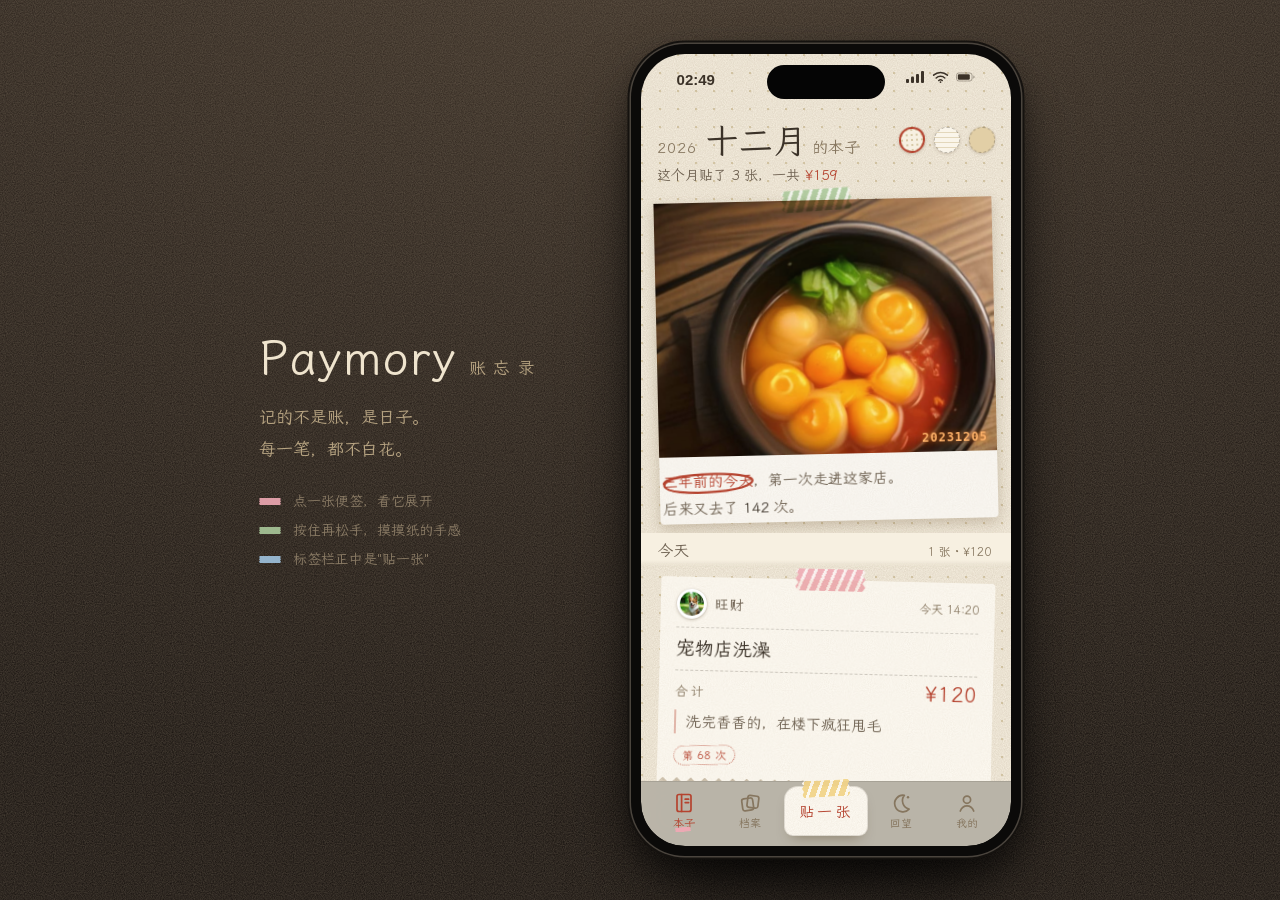
<file: web/index.html>
<!DOCTYPE html>
<html lang="zh-CN" data-vt="none">
<head>
  <meta charset="utf-8">
  <meta name="viewport" content="width=device-width, initial-scale=1, viewport-fit=cover">
  <title>Paymory · 账忘录</title>
  <meta name="description" content="记的不是账，是日子。把每一笔花销连同它的故事写进一本手帐。">
  <meta name="theme-color" content="#1A1511">
  <link rel="icon" href="data:image/svg+xml,%3Csvg xmlns='http://www.w3.org/2000/svg' viewBox='0 0 48 48'%3E%3Crect x='4' y='4' width='40' height='40' rx='10' fill='%23F7F0E1'/%3E%3Crect x='13' y='10' width='22' height='28' rx='2' fill='%23FFFCF4' stroke='%23B5432F' stroke-width='2'/%3E%3Cpath d='M18 19h12M18 25h12M18 31h7' stroke='%23B5432F' stroke-width='2' stroke-linecap='round'/%3E%3C/svg%3E">
  <link rel="stylesheet" href="css/tokens.css">
  <link rel="stylesheet" href="css/base.css">
  <link rel="stylesheet" href="css/parts.css">
  <link rel="stylesheet" href="css/journal.css">
  <link rel="stylesheet" href="css/night.css">
  <link rel="stylesheet" href="css/motion.css">
</head>
<body>
  <div class="stage">
    <aside class="brand">
      <div class="brand__logo"><b>Paymory</b><span>账忘录</span></div>
      <p class="brand__tl">记的不是账，是日子。<br>每一笔，都不白花。</p>
      <ul class="brand__tips">
        <li>点一张便签，看它展开</li>
        <li>按住再松手，摸摸纸的手感</li>
        <li>标签栏正中是"贴一张"</li>
      </ul>
    </aside>

    <div class="phone">
      <div class="screen" id="screen" data-paper="dot" data-mood="day">
        <div class="stack">
          <main id="app" class="app"></main>
          <nav id="tabbar" class="tabbar" aria-label="主导航"></nav>
        </div>

        <div id="scrim" class="scrim"></div>
        <section id="sheet" class="sheet" role="dialog" aria-modal="true" aria-label="贴一张便签" hidden></section>

        <div id="veil" class="veil" hidden></div>
        <article id="mcard" class="mcard" hidden></article>

        <div id="pveil" class="pveil" hidden>
          <figure class="poster"><img id="posterImg" alt="回望卡片"></figure>
          <div class="poster__bar">
            <a id="posterDl" class="btn-primary" download="paymory.png">保存图片</a>
            <button id="posterX" class="btn-ghost">收起</button>
          </div>
        </div>

        <div id="toast" class="toast" role="status" aria-live="polite"></div>

        <div class="statusbar">
          <span id="clock">9:41</span>
          <span class="statusbar__r" aria-hidden="true">
            <svg viewBox="0 0 19 12" fill="currentColor"><rect x="0" y="8" width="3" height="4" rx="1"/><rect x="5" y="5.5" width="3" height="6.5" rx="1"/><rect x="10" y="3" width="3" height="9" rx="1"/><rect x="15" y="0" width="3" height="12" rx="1"/></svg>
            <svg viewBox="0 0 18 13" fill="none" stroke="currentColor" stroke-width="1.6" stroke-linecap="round"><path d="M1.5 4.5a11 11 0 0 1 15 0M4.3 7.5a7 7 0 0 1 9.4 0M7.1 10.3a3 3 0 0 1 3.8 0"/><circle cx="9" cy="12" r="1" fill="currentColor" stroke="none"/></svg>
            <svg viewBox="0 0 27 13" fill="none"><rect x=".8" y=".8" width="22" height="11.4" rx="3.2" stroke="currentColor" stroke-opacity=".45" stroke-width="1.2"/><rect x="2.6" y="2.6" width="17" height="7.8" rx="1.8" fill="currentColor"/><path d="M24.6 4.4v4.2c1.2-.3 1.8-1.1 1.8-2.1s-.6-1.8-1.8-2.1z" fill="currentColor" fill-opacity=".45"/></svg>
          </span>
        </div>
        <div class="island" aria-hidden="true"></div>
      </div>
    </div>
  </div>

  <noscript><p style="color:#EFE4CE;text-align:center;padding:24px">这本本子需要开启 JavaScript 才能翻。</p></noscript>

  <script src="js/data.js"></script>
  <script src="js/stickers.js"></script>
  <script src="js/ui.js"></script>
  <script src="js/motion.js"></script>
  <script src="js/main.js"></script>
</body>
</html>
</file>
<file: web/css/tokens.css>
/* Paymory · 设计令牌：字体、纸与墨的颜色、动效时长与曲线 */
@import url('../fonts/lxgw/lxgwwenkai-regular.css');

/* 大数字用的宋体数字：只取拉丁切片（18KB），覆盖数字、逗号、¥ */
@font-face {
  font-family: 'Noto Serif SC';
  font-style: normal;
  font-weight: 600;
  font-display: swap;
  src: url('../fonts/noto-serif-sc/noto-serif-sc-latin-600-normal.woff2') format('woff2');
  unicode-range: U+0020-007E, U+00A5, U+2000-206F;
}

:root {
  --font-hand: 'LXGW WenKai', 'Kaiti SC', 'STKaiti', 'KaiTi', 'Noto Serif SC', serif;
  --font-num: 'Noto Serif SC', 'Songti SC', 'STZhongsong', 'SimSun', serif;
  --font-ui: -apple-system, BlinkMacSystemFont, 'Segoe UI', 'PingFang SC', 'Microsoft YaHei', sans-serif;

  /* 墨：三种深浅，再加红笔。最淡的一档在纸上约 3.9:1——它用在要读的小字上（时间戳、贴纸下的天数），再淡就看不清 */
  --ink: #3B3228;
  --ink-2: #6E6151;
  --ink-3: #86765F;
  --line: rgba(59, 50, 40, .14);
  --red: #B5432F;
  --red-soft: rgba(181, 67, 47, .16);
  --card: #FFFCF4;

  /* 纸：随 data-paper 切换 */
  --paper: #F7F0E1;
  --dot: #D8CAA8;
  --rule: #E3D7BB;

  /* 墨夜（回望页） */
  --night: #1A1511;
  --night-2: #241D17;
  --gold: #E6C684;
  --gold-2: #B78A3C;
  --cream: #EFE4CE;
  --cream-2: #B7A482;
  --cream-3: #7E715C;
  --nline: rgba(230, 198, 132, .18);

  /* 动效：四档时长，入场减速、出场加速、松手回弹、sheet 用 iOS 曲线 */
  --ease-out: cubic-bezier(.22, 1, .36, 1);
  --ease-in: cubic-bezier(.4, 0, 1, 1);
  --ease-io: cubic-bezier(.25, .1, .25, 1);
  --ease-spring: cubic-bezier(.34, 1.56, .64, 1);
  --ease-sheet: cubic-bezier(.32, .72, 0, 1);
  --t1: 120ms;
  --t2: 240ms;
  --t3: 350ms;
  --t4: 500ms;

  /* 纸纹：一张 SVG 噪声图，铺满即成纸的颗粒。深浅两档 */
  --grain: url("data:image/svg+xml,%3Csvg xmlns='http://www.w3.org/2000/svg' width='240' height='240'%3E%3Cfilter id='n'%3E%3CfeTurbulence type='fractalNoise' baseFrequency='.9' numOctaves='2' stitchTiles='stitch' seed='11'/%3E%3CfeColorMatrix values='0 0 0 0 .42 0 0 0 0 .34 0 0 0 0 .24 0 0 0 .34 0'/%3E%3C/filter%3E%3Crect width='100%25' height='100%25' filter='url(%23n)'/%3E%3C/svg%3E");
  --grain-soft: url("data:image/svg+xml,%3Csvg xmlns='http://www.w3.org/2000/svg' width='200' height='200'%3E%3Cfilter id='n'%3E%3CfeTurbulence type='fractalNoise' baseFrequency='.95' numOctaves='2' stitchTiles='stitch' seed='4'/%3E%3CfeColorMatrix values='0 0 0 0 .45 0 0 0 0 .36 0 0 0 0 .25 0 0 0 .17 0'/%3E%3C/filter%3E%3Crect width='100%25' height='100%25' filter='url(%23n)'/%3E%3C/svg%3E");

  /* 胶带两端的撕口：锯齿形蒙版 */
  --tape-mask: url("data:image/svg+xml,%3Csvg xmlns='http://www.w3.org/2000/svg' viewBox='0 0 70 22' preserveAspectRatio='none'%3E%3Cpath d='M3 0 67 0 70 3 67 6 70 10 67 14 70 18 67 22 3 22 0 18 3 14 0 10 3 6 0 3Z'/%3E%3C/svg%3E");
}
</file>
<file: web/css/base.css>
/* Paymory · 基础层：重置、桌面展台、手机外壳、纸、标签栏、"贴一张"页边签 */
*, *::before, *::after { box-sizing: border-box; }
html { -webkit-text-size-adjust: 100%; text-size-adjust: 100%; background: #1E1813; --screen-r: 44px; }   /* --screen-r：屏幕上沿的圆角，转场时页面快照按它裁 */
body { margin: 0; }
h1, h2, h3, p, figure { margin: 0; }
button { font: inherit; color: inherit; background: none; border: 0; padding: 0; cursor: pointer; -webkit-tap-highlight-color: transparent; }
input, textarea { font: inherit; color: inherit; }
img { display: block; max-width: 100%; }
ul, ol { margin: 0; padding: 0; list-style: none; }
:focus { outline: none; }
:focus-visible { outline: 2px solid var(--red); outline-offset: 3px; border-radius: 6px; }
[hidden] { display: none !important; }

.ic { width: 22px; height: 22px; flex: none; display: inline-block; vertical-align: middle; }

/* ================= 桌面展台：深色桌面上摆一台手机 ================= */
.stage {
  display: flex; align-items: center; justify-content: center; gap: clamp(40px, 7vw, 120px);
  min-height: 100vh; min-height: 100dvh; padding: 24px;
  transform: scale(var(--fit, 1)); transform-origin: 50% 50%;
  font-family: var(--font-hand); color: var(--ink);
  -webkit-font-smoothing: antialiased; -moz-osx-font-smoothing: grayscale;
}
body {
  background-color: #1E1813;
  background-image: var(--grain), radial-gradient(130% 100% at 50% -10%, #3B3026 0%, #271F19 48%, #15100D 100%);
  overflow-x: hidden;
}
.brand { max-width: 310px; color: var(--cream); }
.brand__logo { display: flex; align-items: baseline; gap: 12px; }
.brand__logo b { font-size: 48px; font-weight: 400; line-height: 1.1; letter-spacing: .5px; }
.brand__logo span { font-size: 17px; letter-spacing: 7px; color: var(--cream-2); }
.brand__tl { margin-top: 16px; font-size: 17px; line-height: 1.9; color: var(--cream-2); }
.brand__tips { margin-top: 28px; display: grid; gap: 12px; font-size: 14px; color: #8A7B65; }
.brand__tips li { display: flex; align-items: center; gap: 12px; }
.brand__tips li::before { content: ""; flex: none; width: 22px; height: 7px; background: var(--tp, #F2D488); opacity: .9;
  -webkit-mask: var(--tape-mask) center / 100% 100% no-repeat; mask: var(--tape-mask) center / 100% 100% no-repeat; }
.brand__tips li:nth-child(1) { --tp: #EFA9B4; }
.brand__tips li:nth-child(2) { --tp: #A9C89A; }
.brand__tips li:nth-child(3) { --tp: #9FC3DF; }

.phone {
  position: relative; flex: none; width: 390px; height: 812px; padding: 10px; border-radius: 54px; background: #0B0A09;
  box-shadow: 0 0 0 1.5px #4A443D, 0 0 0 3.5px #15120F, 0 44px 90px -28px rgba(0, 0, 0, .9), 0 16px 34px rgba(0, 0, 0, .5);
}
.screen {
  position: relative; width: 100%; height: 100%; border-radius: 44px; overflow: hidden; background: #0B0A09; isolation: isolate;
  user-select: none; -webkit-user-select: none; cursor: default;
  opacity: 1; transition: opacity .32s ease-out;
}
html:not(.is-ready) .screen { opacity: 0; }
.screen input, .screen textarea { user-select: text; -webkit-user-select: text; }
.island { position: absolute; z-index: 40; top: 11px; left: 50%; width: 118px; height: 34px; margin-left: -59px; border-radius: 20px; background: #050505; pointer-events: none; view-transition-name: island; }

.statusbar {
  position: absolute; z-index: 30; top: 0; left: 0; right: 0; height: 54px; padding: 17px 36px 0;
  display: flex; justify-content: space-between; align-items: flex-start; pointer-events: none;
  font-family: var(--font-ui); font-size: 15px; font-weight: 600; color: var(--ink);
  transition: color var(--t4) ease-out;
  view-transition-name: statusbar;   /* 自己占一层，浮在页面上面，转场时不被页面盖住 */
}
.screen[data-mood="night"] .statusbar { color: var(--cream); }
.statusbar__r { display: flex; gap: 6px; align-items: center; }
.statusbar svg { width: 19px; height: 12px; display: block; }

/* ================= 纸 ================= */
.stack {
  position: absolute; inset: 0; display: flex; flex-direction: column; overflow: hidden;
  transform-origin: 50% 100%; border-radius: 0; background: #0B0A09;
  transition: transform var(--t4) var(--ease-sheet), border-radius var(--t4) var(--ease-sheet);
}
.screen[data-paper="line"] { --paper: #FAF5EA; }
.screen[data-paper="kraft"] { --paper: #E9D8B3; --ink: #3A3024; --ink-2: #655741; --ink-3: #7C6A4E; --card: #FBF4E4; }
/* 每一页自己带纸的底色和点阵。这样页面是不透明的，转场时滑进来的一页才能把旧的一页完全盖住 */
.page { background-color: var(--paper); }
.screen[data-paper="dot"] .page {
  background-image: var(--grain), radial-gradient(circle at 1.2px 1.2px, var(--dot) 1.1px, transparent 1.4px);
  background-size: 240px 240px, 18px 18px;
}
.screen[data-paper="line"] .page {
  background-image: var(--grain), repeating-linear-gradient(to bottom, transparent 0 30px, var(--rule) 30px 31px);
  background-size: 240px 240px, auto;
}
.screen[data-paper="kraft"] .page {
  background-image: var(--grain), radial-gradient(ellipse at 20% 0%, rgba(255, 250, 235, .5), transparent 60%);
  background-size: 240px 240px, auto;
}
/* 装订边：靠左一条很淡的阴影，像纸贴着书脊 */
.stack::before { content: ""; position: absolute; z-index: 0; top: 0; bottom: 0; left: 0; width: 16px; pointer-events: none;
  background: linear-gradient(90deg, rgba(80, 60, 30, .11), transparent); }
.screen[data-mood="night"][data-paper] { --paper: var(--night); --ink: var(--cream); --ink-2: var(--cream-2); --ink-3: var(--cream-3); --line: var(--nline); --card: var(--night-2); }
.screen[data-mood="night"][data-paper] .page {
  background-color: var(--night);
  background-image: var(--grain), radial-gradient(120% 80% at 50% -20%, rgba(230, 198, 132, .09), transparent 60%);
  background-size: 240px 240px, auto;
}
.screen[data-mood="night"] .stack::before { display: none; }

/* 页面这一层的名字给 .app（看得见的那一屏），不给 .page（整张长纸）。
   给了 .page 的话，快照有四千多像素高，转场时会连标签栏和状态栏一起盖住，结束了才弹回来 */
.app { position: relative; z-index: 1; flex: 1; min-height: 0; overflow-y: auto; overflow-x: hidden;
  overscroll-behavior-y: contain; -webkit-overflow-scrolling: touch; scrollbar-width: none; view-transition-name: page; }
.app::-webkit-scrollbar { display: none; }
.page { min-height: 100%; padding: 64px 16px 28px; }
.page--night { padding: 56px 28px 28px; }

/* ================= 标签栏 ================= */
.tabbar {
  position: relative; z-index: 5; flex: none; display: grid; grid-template-columns: 1fr 1fr 84px 1fr 1fr; align-items: end;
  padding: 4px 10px calc(10px + env(safe-area-inset-bottom, 0px));
  background: rgba(247, 240, 225, .74);
  background: color-mix(in srgb, var(--paper) 74%, transparent);
  -webkit-backdrop-filter: blur(18px) saturate(1.15); backdrop-filter: blur(18px) saturate(1.15);
  border-top: 1px solid var(--line);
}
.screen[data-mood="night"] .tabbar { background: rgba(26, 21, 17, .74); }
.tab { position: relative; height: 50px; display: grid; justify-items: center; align-content: center; gap: 2px;
  font-size: 11px; line-height: 1.2; color: var(--ink-3); border-radius: 12px; }
.tab .ic { width: 24px; height: 24px; }
.tab.is-active { color: var(--red); }
.screen[data-mood="night"] .tab.is-active { color: var(--gold); }
.tab__mark { position: absolute; left: 50%; bottom: 4px; width: 16px; height: 5px; margin-left: -9px; opacity: 0;
  background: var(--tp, #F2B8C6); transform: rotate(-4deg); transition: opacity var(--t2) ease-out;
  -webkit-mask: var(--tape-mask) center / 100% 100% no-repeat; mask: var(--tape-mask) center / 100% 100% no-repeat; }
.tab:nth-child(1) { --tp: #EFA9B4; } .tab:nth-child(2) { --tp: #A9C89A; } .tab:nth-child(4) { --tp: #F2D488; } .tab:nth-child(5) { --tp: #9FC3DF; }
.tab.is-active .tab__mark { opacity: .95; }

/* ================= 标签栏正中的"贴一张" =================
   一张贴在标签栏上沿的小纸签，顶上压一截胶带。不用悬浮按钮，所以不会挡住任何便签 */
.compose {
  position: relative; height: 50px; margin-top: -16px; border-radius: 14px 14px 9px 9px;
  background-color: var(--card); background-image: var(--grain-soft); background-size: 160px;
  border: 1px solid var(--line); color: var(--red); font-size: 15px; letter-spacing: 3px; line-height: 50px;
  box-shadow: 0 8px 14px -8px rgba(80, 60, 30, .5);
}
.compose::before { content: ""; position: absolute; top: -7px; left: 50%; width: 48px; height: 17px; margin-left: -24px; background: #F2D488; opacity: .92;
  background-image: repeating-linear-gradient(112deg, rgba(255, 255, 255, .85) 0 3px, rgba(255, 255, 255, 0) 3px 9px);
  transform: rotate(-3deg); pointer-events: none;
  -webkit-mask: var(--tape-mask) center / 100% 100% no-repeat; mask: var(--tape-mask) center / 100% 100% no-repeat; }
.screen[data-mood="night"] .compose { background-color: var(--night-2); background-image: none; border-color: var(--nline); color: var(--gold); }

/* ================= sheet 弹出时，下面的纸往后退 ================= */
.screen.is-sheet .stack { transform: scale(.94); border-radius: 22px; }
.scrim { position: absolute; inset: 0; z-index: 7; background: rgba(22, 16, 11, .52); opacity: 0; pointer-events: none;
  transition: opacity var(--t4) var(--ease-sheet); }
.screen.is-sheet .scrim { opacity: 1; pointer-events: auto; }

/* ================= 手机上：去掉展台和外壳，整屏就是本子 ================= */
@media (max-width: 560px) {
  html { background: var(--night); --screen-r: 0px; }
  .stage { display: block; min-height: 0; padding: 0; transform: none; }
  .brand, .island { display: none; }
  .phone { width: 100vw; height: 100vh; height: 100dvh; padding: 0; border-radius: 0; box-shadow: none; background: none; }
  .screen { border-radius: 0; }
  .statusbar { height: max(14px, env(safe-area-inset-top, 0px)); padding: 0; }
  .statusbar > * { visibility: hidden; }
  .page { padding-top: max(64px, calc(env(safe-area-inset-top, 0px) + 20px)); }
  .page--night { padding-top: max(56px, calc(env(safe-area-inset-top, 0px) + 16px)); }
}
</file>
<file: web/css/parts.css>
/* Paymory · 手帐零件：和纸胶带、贴纸、卡片、便签的几种形态、日历、记忆卡、sheet、提示 */

/* ================= 和纸胶带 =================
   半透明 + multiply：胶带下面的字和照片会透出来，像真的和纸胶带 */
.tape {
  position: absolute; z-index: 3; top: -11px; width: 70px; height: 22px;
  background-color: var(--tp, #F2D488); background-image: var(--pat, none);
  opacity: .86; mix-blend-mode: multiply; pointer-events: none; transform: rotate(var(--a, -2deg));
  -webkit-mask: var(--tape-mask) center / 100% 100% no-repeat; mask: var(--tape-mask) center / 100% 100% no-repeat;
}
.tape[data-pat="0"] { --pat: repeating-linear-gradient(112deg, rgba(255, 255, 255, .85) 0 3px, rgba(255, 255, 255, 0) 3px 9px); }
.tape[data-pat="1"] { --pat: radial-gradient(circle at 4px 4px, rgba(255, 255, 255, .95) 1.5px, rgba(255, 255, 255, 0) 1.9px); background-size: 8px 8px; }
.tape[data-pat="2"] { --pat: linear-gradient(rgba(255, 255, 255, .8) 1px, rgba(255, 255, 255, 0) 1px), linear-gradient(90deg, rgba(255, 255, 255, .8) 1px, rgba(255, 255, 255, 0) 1px); background-size: 6px 6px; }
.tape[data-pat="3"] { --pat: repeating-linear-gradient(45deg, rgba(255, 255, 255, .75) 0 1.5px, rgba(255, 255, 255, 0) 1.5px 7px), repeating-linear-gradient(-45deg, rgba(255, 255, 255, .75) 0 1.5px, rgba(255, 255, 255, 0) 1.5px 7px); }

/* ================= 贴纸 ================= */
.stk { display: inline-block; flex: none; width: 40px; height: 40px; filter: drop-shadow(0 2px 2px rgba(80, 60, 30, .32)); transform: rotate(var(--sr, -4deg)); }
.stk svg { display: block; width: 100%; height: 100%; overflow: visible; }
/* 照片贴纸：白边的圆形裁切 */
.pstick { display: inline-block; flex: none; width: calc(var(--ps, 24px) + 6px); height: calc(var(--ps, 24px) + 6px); padding: 3px; border-radius: 50%; background: #fff;
  box-shadow: 0 1px 3px rgba(80, 60, 30, .32), 0 0 0 .5px rgba(80, 60, 30, .08); transform: rotate(var(--sr, -3deg)); }
.pstick img { width: var(--ps, 24px); height: var(--ps, 24px); border-radius: 50%; object-fit: cover; }

/* ================= 卡片的三层 =================
   外层 .card      只管位置和旋转
   .card__sh       影子层：抬起时影子变大变软，按下时收紧。动的是 transform 和 opacity
   .card__paper    纸面层：内容都在这里 */
.card { position: relative; display: block; margin: 12px 2px 4px; cursor: pointer; -webkit-tap-highlight-color: transparent; }
.card__sh { position: absolute; inset: 0; z-index: 0; border-radius: var(--br, 4px); background: #6E5636; opacity: .28;
  transform: translate3d(0, 5px, 0); filter: blur(7px); pointer-events: none;
  transition: opacity var(--t2) ease-out, transform var(--t2) var(--ease-out); }
.card__paper { position: relative; z-index: 1; border-radius: var(--br, 4px); background-color: var(--card);
  background-image: var(--grain-soft); background-size: 200px; color: #3B3228; }

/* 收据和小票的锯齿底边 */
.serr, .note--receipt .card__paper, .note--receipt .card__sh, .rv-ticket {
  -webkit-mask: linear-gradient(#000 0 0) top / 100% calc(100% - 7px) no-repeat, conic-gradient(from -45deg at bottom, #0000, #000 1deg 89deg, #0000 90deg) bottom / 14px 7px repeat-x;
  mask: linear-gradient(#000 0 0) top / 100% calc(100% - 7px) no-repeat, conic-gradient(from -45deg at bottom, #0000, #000 1deg 89deg, #0000 90deg) bottom / 14px 7px repeat-x;
}
/* 撕下来的横线纸：顶上是毛边 */
.note--line .card__paper, .note--line .card__sh {
  -webkit-mask: linear-gradient(#000 0 0) bottom / 100% calc(100% - 7px) no-repeat, conic-gradient(from 135deg at top, #0000, #000 1deg 89deg, #0000 90deg) top / 14px 7px repeat-x;
  mask: linear-gradient(#000 0 0) bottom / 100% calc(100% - 7px) no-repeat, conic-gradient(from 135deg at top, #0000, #000 1deg 89deg, #0000 90deg) top / 14px 7px repeat-x;
}

/* ================= 便签 ================= */
.note { --br: 3px; }
.note .card__paper { padding: 12px 16px 12px; }
.note__head { display: flex; align-items: center; gap: 8px; }
.note__where { font-size: 14px; color: #6E6151; }
.note__when { margin-left: auto; font-size: 12px; color: #86765F; font-variant-numeric: tabular-nums; }
.note__what { font-size: 19px; font-weight: 400; line-height: 1.35; margin: 8px 0 2px; color: #3B3228; }
.note__what--lg { font-size: 24px; }
.note__what--xl { font-size: 26px; }
.note__total { display: flex; justify-content: space-between; align-items: baseline; margin-top: 8px; padding-top: 8px; border-top: 1px dashed rgba(59, 50, 40, .24); }
.note__tl { font-size: 13px; color: #86765F; letter-spacing: 3px; }
.note__amt { font-size: 21px; line-height: 1; color: var(--red); font-variant-numeric: tabular-nums; }
.note__amt.is-zero { font-size: 15px; color: #86765F; letter-spacing: 1px; }
.note__memo { margin-top: 10px; padding-left: 10px; border-left: 2px solid rgba(181, 67, 47, .35); font-size: 15px; line-height: 1.65; color: #6E6151; }
.note__foot { margin-top: 10px; }
.badge { display: inline-block; font-size: 11px; line-height: 1; padding: 4px 8px 3px; color: var(--red);
  border: 1px dotted rgba(181, 67, 47, .8); border-radius: 12px; transform: rotate(-2deg); }

/* 小票 */
.note--receipt .card__paper { padding-bottom: 20px; }
.note--receipt .note__head { padding-bottom: 8px; border-bottom: 1px dashed rgba(59, 50, 40, .2); }

/* 拍立得 */
.ph { position: relative; aspect-ratio: 4 / 3; overflow: hidden; border-radius: 2px; background: #E9DFCC; }
.ph img { width: 100%; height: 100%; object-fit: cover; filter: saturate(.95) contrast(.98) sepia(.06); }
.ph--wide { aspect-ratio: 16 / 8.6; }
.ph--card { border-radius: 14px; }
.note--polaroid .card__paper { padding: 8px 8px 12px; }
.ph-cap { display: flex; justify-content: space-between; align-items: baseline; gap: 10px; padding: 10px 3px 0; }
.ph-cap__t { font-size: 17px; line-height: 1.4; }
.note--polaroid .note__head { margin-top: 10px; padding-top: 9px; border-top: 1px dashed rgba(59, 50, 40, .16); }
.ph-foot { margin-top: 7px; }
.datestamp { position: absolute; right: 9px; bottom: 7px; font-family: ui-monospace, Consolas, monospace; font-size: 12px; font-weight: 700; letter-spacing: 1px;
  color: #FFB36A; text-shadow: 0 0 6px rgba(255, 120, 20, .85); }

/* 横线纸便签：纸上自带蓝色横线 */
.note--line .card__paper { padding-top: 20px; background-image: var(--grain-soft), repeating-linear-gradient(to bottom, transparent 0 27px, rgba(74, 113, 150, .24) 27px 28px); background-size: 200px, auto; }

/* 票根 */
.note--ticket .card__paper { padding: 8px 8px 13px; }
.tk__main { padding: 11px 4px 2px; }
.tk__sub { font-size: 13px; color: #86765F; margin-top: 1px; }
.tk__main .note__memo { margin-top: 8px; }
.tk__div { position: relative; margin: 12px -8px; border-top: 1.5px dashed rgba(59, 50, 40, .3); }
.tk__div::before, .tk__div::after { content: ""; position: absolute; top: -8px; width: 15px; height: 15px; border-radius: 50%; background: var(--paper);
  box-shadow: inset 0 1px 2px rgba(80, 60, 30, .22); }
.tk__div::before { left: -7.5px; } .tk__div::after { right: -7.5px; }
.tk__stub { display: flex; justify-content: space-between; align-items: baseline; gap: 10px; padding: 0 4px; }
.tk__seat { font-size: 12px; line-height: 1.6; color: #6E6151; }
.note--ticket .note__amt { font-size: 19px; }
.note--ticket .note__head { margin-top: 11px; padding-top: 9px; border-top: 1px dashed rgba(59, 50, 40, .16); }

/* 自动续费的印章 */
.st-row { display: flex; align-items: center; gap: 12px; margin-top: 12px; }
.st-txt { flex: 1; min-width: 0; }
.st-txt .note__what { margin-top: 0; }
.stamp { position: relative; flex: none; width: 62px; height: 62px; border-radius: 50%; border: 2px solid rgba(181, 67, 47, .78);
  display: grid; place-items: center; color: var(--red); transform: rotate(-14deg); }
.stamp::before { content: ""; position: absolute; inset: 4px; border-radius: 50%; border: 1px solid rgba(181, 67, 47, .6); }
.stamp i { font-style: normal; font-size: 20px; letter-spacing: 2px; padding-left: 2px; }
.stamp + .note__total { margin-top: 12px; }

/* 记忆卡里的便签：圆角更大，和列表里的便签是同一个元素，所以能连续变形 */
.note--card { --br: 22px; margin: 0; cursor: default; }
.note--card .card__paper, .note--card .card__sh { -webkit-mask: none; mask: none; }
.note--card .card__paper { padding: 20px 20px 20px; background-image: var(--grain-soft), linear-gradient(115deg, rgba(255, 255, 255, .7), rgba(255, 255, 255, 0) 46%); background-size: 200px, auto; }
.note--card .note__when { font-size: 13px; }
.note--card .note__what { margin-top: 12px; font-size: 26px; }
.note--card .ph { margin: -20px -20px 16px; border-radius: 22px 22px 0 0; }
.note--card .note__amt { font-size: 28px; }
.note--card .note__memo { font-size: 17px; margin-top: 12px; }
.note--card .badge { font-size: 12px; }
.note__row { display: flex; justify-content: space-between; align-items: flex-end; gap: 12px; margin-top: 12px; }
.note__rel { font-size: 13px; line-height: 1.6; color: #86765F; }

/* 红笔圈：一条手绘的椭圆线，入场时自己画出来 */
.ring-target { position: relative; color: var(--red); white-space: nowrap; }
.ring { position: absolute; left: -7%; top: -22%; width: 114%; height: 144%; fill: none; stroke: var(--red); stroke-width: 2.2; stroke-linecap: round;
  overflow: visible; pointer-events: none; }
.ring path { stroke-dasharray: 1; stroke-dashoffset: 1; vector-effect: non-scaling-stroke; }

/* ================= 日历上的脚印 ================= */
.cal { display: grid; grid-template-columns: repeat(7, 1fr); gap: 6px 2px; margin-top: 4px; }
.cal__dow { font-size: 12px; color: var(--ink-3); text-align: center; padding-bottom: 2px; }
.cal__d { position: relative; aspect-ratio: 1; display: grid; place-items: center; font-size: 15px; color: var(--ink-2); }
.cal__d.is-future { color: var(--ink-3); opacity: .45; }
.cal__d.is-today .num { width: 28px; height: 28px; display: grid; place-items: center; border-radius: 50%; background: var(--red); color: #FFF6EA; }
.cal__ring { position: absolute; left: -5px; top: -4px; width: calc(100% + 10px); height: calc(100% + 8px); fill: none; stroke: var(--red);
  stroke-width: 2.2; stroke-linecap: round; opacity: .85; overflow: visible; transform: rotate(var(--rd, 0deg)); }
.cal__ring path { stroke-dasharray: 1; stroke-dashoffset: 1; vector-effect: non-scaling-stroke; }
.cal--night .cal__d { color: var(--cream-2); }
.cal--night .cal__dow { color: var(--cream-3); }
.cal--night .cal__ring { stroke: var(--gold); }
.cal--night .cal__d.is-today .num { background: var(--gold); color: var(--night); }

/* ================= 记忆卡（便签展开后） =================
   转场里各自占一层的三个：帘子 veil、卡面 mcard（由 motion.js 命名）、卡下面那一栏 mcardfoot。
   帘子只用一层色，不加背景模糊——快照拍不下模糊，转场一结束画面会跳一下 */
.veil { position: absolute; inset: 0; z-index: 10; background: rgba(36, 27, 18, .56); view-transition-name: veil; }
.mcard { position: absolute; inset: 0; z-index: 11; display: flex; flex-direction: column; align-items: center; justify-content: center; padding: 28px 24px; }
.mcard__note { width: 100%; max-width: 340px; }
.mcard__note .card__sh { background: #000; opacity: .6; transform: translate3d(0, 26px, 0); filter: blur(26px); }
.mcard__foot { view-transition-name: mcardfoot; }
/* 这一栏的入场不在 CSS 里播，由转场动画带着浮上来（见 motion.css 的 card） */
.mcard__meta { margin-top: 16px; }
.mcard__arc { display: grid; grid-template-columns: auto auto auto; grid-template-rows: auto auto; column-gap: 10px; align-items: center;
  padding: 4px 12px 4px 4px; border-radius: 26px; background: var(--card); color: #3B3228; box-shadow: 0 10px 22px rgba(0, 0, 0, .28); text-align: left; }
.mcard__arc .pstick { grid-row: 1 / span 2; }
.mcard__an { font-size: 15px; line-height: 1.35; }
.mcard__ak { font-size: 12px; color: #86765F; }
.mcard__arc .ic { grid-row: 1 / span 2; width: 16px; height: 16px; color: #86765F; }
.mcard__hint { margin-top: 12px; font-size: 12px; color: rgba(239, 228, 206, .78); }

/* ================= sheet：贴一张 ================= */
.sheet {
  position: absolute; z-index: 9; left: 8px; right: 8px; bottom: 8px; max-height: calc(100% - 58px); overflow-y: auto; overscroll-behavior: contain; scrollbar-width: none;
  padding: 10px 20px calc(20px + env(safe-area-inset-bottom, 0px)); border-radius: 22px;
  background-color: #FFFCF4; background-image: var(--grain-soft); background-size: 180px; color: #3B3228;
  box-shadow: 0 1px 0 rgba(255, 255, 255, .7) inset, 0 24px 50px rgba(0, 0, 0, .4);
  transform: translate3d(0, calc(100% + 16px), 0); transition: transform .3s var(--ease-in);
}
.sheet::-webkit-scrollbar { display: none; }
.screen.is-sheet .sheet { transform: none; transition: transform var(--t4) var(--ease-sheet); }
.grip { width: 36px; height: 5px; margin: 2px auto 12px; border-radius: 3px; background: #D9CCB0; cursor: grab; touch-action: none; }
.sheet__x { position: absolute; top: 12px; right: 14px; width: 34px; height: 34px; display: grid; place-items: center; border-radius: 50%; background: #F1E8D6; color: #8A7A64; }
.sheet__x .ic { width: 16px; height: 16px; }
.sheet__h { font-size: 22px; font-weight: 400; line-height: 1.3; }
.sheet__s { font-size: 13px; color: #86765F; margin-top: 2px; }
.sense { display: flex; align-items: center; gap: 10px; width: 100%; min-height: 46px; margin-top: 12px; padding: 8px 12px;
  border: 1.5px dashed rgba(181, 67, 47, .62); border-radius: 12px; color: var(--red); font-size: 15px; text-align: left; }
.sense .ic { width: 20px; height: 20px; }
.sense.is-hit { border-style: solid; border-color: rgba(181, 67, 47, .9); background: var(--red-soft); }
.sense.is-hit i { margin-left: auto; font-style: normal; font-size: 12px; color: #8A7A64; }
.fld { display: block; margin-top: 12px; font-size: 13px; color: #8A7A64; }
.fld > span { display: block; margin-bottom: 5px; }
.fld input { width: 100%; height: 42px; padding: 0 12px; border: 0; border-bottom: 1.5px dashed #D5C6A6; border-radius: 8px 8px 0 0;
  background: #FAF4E7; color: #3B3228; font-size: 16px; outline: none; transition: border-color var(--t1) ease-out, background-color var(--t1) ease-out; }
.fld input:focus { border-bottom-color: var(--red); background: #FFF9EC; }
.fld input::placeholder { color: #BCAE96; }
.fld--amt { display: flex; align-items: baseline; gap: 10px; margin-top: 16px; }
.fld--amt .fld__y { font-size: 28px; color: var(--red); }
.fld--amt input { flex: 1; height: 54px; padding: 0; border-bottom: 2px solid #D5C6A6; border-radius: 0; background: none;
  font-family: var(--font-num); font-weight: 600; font-size: 36px; }
.fld-row { display: grid; grid-template-columns: 1.2fr 1fr; gap: 12px; }
.fld-row .fld { min-width: 0; }
.chips { display: flex; gap: 8px; overflow-x: auto; scrollbar-width: none; margin: 0 -20px; padding: 2px 20px 4px; }
.chips::-webkit-scrollbar { display: none; }
.chip { flex: none; display: inline-flex; align-items: center; gap: 6px; height: 38px; padding: 0 12px 0 5px; border-radius: 20px;
  background: #FAF4E7; border: 1px solid #E6D9BD; font-size: 14px; color: #6E6151; }
.chip.is-on { border-color: var(--red); background: #FFF6EA; color: var(--red); }
.btn-primary { display: inline-flex; align-items: center; justify-content: center; width: 100%; height: 52px; margin-top: 20px; padding: 0 20px;
  border-radius: 12px; background: var(--red); color: #FFF8EC; font-size: 17px; letter-spacing: 3px; text-decoration: none;
  box-shadow: 0 10px 18px -10px rgba(181, 67, 47, .8); }

/* ================= 提示与分享卡片 ================= */
.toast { position: absolute; z-index: 20; left: 50%; bottom: 98px; max-width: 82%; padding: 8px 16px; border-radius: 12px;
  background: #2E261E; color: #F3EAD8; font-size: 14px; line-height: 1.5; text-align: center; opacity: 0; pointer-events: none;
  transform: translate(-50%, 10px); transition: opacity var(--t2) ease-out, transform var(--t3) var(--ease-spring); }
.toast.is-on { opacity: 1; transform: translate(-50%, 0); }
.pveil { position: absolute; inset: 0; z-index: 14; display: flex; flex-direction: column; align-items: center; justify-content: center; gap: 20px; padding: 28px;
  background: rgba(12, 9, 7, .76); opacity: 0; transition: opacity var(--t2) ease-out; }
.pveil.is-on { opacity: 1; }
.poster { width: min(78%, 312px); border-radius: 4px; overflow: hidden; transform: scale(.94); transition: transform var(--t3) var(--ease-sheet);
  box-shadow: 0 34px 60px rgba(0, 0, 0, .6); }
.pveil.is-on .poster { transform: none; }
.poster img { width: 100%; aspect-ratio: 3 / 4; }
.poster__bar { display: flex; gap: 10px; }
.poster__bar .btn-primary { width: auto; margin: 0; height: 46px; letter-spacing: 1px; }
.btn-ghost { height: 46px; padding: 0 16px; border-radius: 12px; background: rgba(247, 240, 225, .14); color: var(--cream); font-size: 15px; }
</file>
<file: web/css/journal.css>
/* Paymory · 日间的几页：本子、档案夹、档案详情、扉页 */

/* ================= 等宽数字：每一位占一个定宽小格 ================= */
.cnt i { display: inline-block; width: .56em; text-align: center; font-style: normal; }
.cnt.is-set { animation: settle .2s ease-out; }
.redpen, .redpen .cnt { color: var(--red); }

/* ================= 本子 ================= */
.j-head { display: flex; align-items: flex-end; justify-content: space-between; gap: 12px; padding: 4px 0 2px; }
.j-title { display: flex; align-items: baseline; flex-wrap: wrap; }
.j-title__y { font-size: 15px; color: var(--ink-3); margin-right: 8px; letter-spacing: 1px; }
.j-title__m { font-size: 34px; font-weight: 400; line-height: 1.15; color: var(--ink); }
.j-title__tail { font-size: 16px; color: var(--ink-3); margin-left: 5px; }
.j-count { font-size: 14px; color: var(--ink-3); }
.j-sum { margin-top: 4px; font-size: 14px; color: var(--ink-2); }

.ppick { display: flex; gap: 9px; padding-bottom: 8px; }
.pp { width: 26px; height: 26px; border-radius: 50% 46% 52% 48%; border: 1.5px dashed rgba(59, 50, 40, .32); box-shadow: 0 1px 3px rgba(80, 60, 30, .22); }
.pp[data-paper="dot"] { background-color: #F7F0E1; background-image: radial-gradient(circle at 1px 1px, #D8CAA8 .9px, transparent 1.1px); background-size: 5px 5px; }
.pp[data-paper="line"] { background-color: #FAF5EA; background-image: repeating-linear-gradient(to bottom, transparent 0 4px, #E3D7BB 4px 5px); }
.pp[data-paper="kraft"] { background: #E2CFA6; }
.pp[aria-checked="true"] { border: 2px solid var(--red); }

.parallax { margin-top: 16px; }
.flash { margin: 0; }
.flash .polaroid { background-color: #FDFBF6; }
.flash .ph { border-radius: 0; }
.flash__cap { font-size: 15px; line-height: 1.8; color: #6E6151; padding: 12px 3px 1px; }
.flash__cap .cnt { color: #3B3228; }

/* 日期分隔条：吸顶在状态栏下面。后一个把前一个推走 */
.day__label { position: sticky; top: 48px; z-index: var(--z, 20); display: flex; justify-content: space-between; align-items: baseline;
  margin: 12px -16px 4px; padding: 8px 20px 8px 16px; font-size: 16px; font-weight: 400; color: var(--ink-2);
  background: linear-gradient(var(--paper) 0, var(--paper) 76%, transparent);
  -webkit-backdrop-filter: blur(9px); backdrop-filter: blur(9px);
  -webkit-mask: linear-gradient(#000 0 80%, transparent); mask: linear-gradient(#000 0 80%, transparent); }
.day__meta { font-size: 12px; color: var(--ink-3); }
.j-end { margin: 36px 0 8px; text-align: center; font-size: 13px; color: var(--ink-3); }

/* ================= 档案夹：一页贴纸册 ================= */
.album { display: grid; grid-template-columns: 1fr 1fr; gap: 24px 16px; margin-top: 16px; padding-bottom: 28px; }
.astick { --br: 18px; margin: 0; }
.astick__paper { display: block; padding: 6px 6px 11px; border-radius: 18px; background-color: #fff; text-align: left; }
.astick__photo { display: block; aspect-ratio: 1; border-radius: 13px; overflow: hidden; background: #E9DFCC; }
.astick__photo img { width: 100%; height: 100%; object-fit: cover; filter: saturate(.98) contrast(.99); }
.astick__name { display: block; font-size: 16px; line-height: 1.35; margin: 10px 5px 0; color: #3B3228; }
.astick__days { display: block; font-size: 13px; color: var(--red); margin: 2px 5px 0; }
.astick__u { margin-left: 3px; }
.astick__sub { display: block; font-size: 12px; color: #86765F; margin: 1px 5px 0; }

/* ================= 档案详情 ================= */
.navrow { position: sticky; top: 0; z-index: 50; margin: -64px -16px 8px; padding: 48px 8px 8px;
  background: linear-gradient(var(--paper) 0, var(--paper) 78%, transparent);
  -webkit-backdrop-filter: blur(9px); backdrop-filter: blur(9px);
  -webkit-mask: linear-gradient(#000 0 82%, transparent); mask: linear-gradient(#000 0 82%, transparent); }
.back { display: inline-flex; align-items: center; min-height: 44px; padding: 0 12px 0 8px; margin-left: 2px; border-radius: 12px; font-size: 16px; color: var(--red); }
.back .ic { width: 22px; height: 22px; margin-left: -8px; }

.cover { --br: 18px; margin: 0; }
.cover__paper { position: relative; z-index: 1; aspect-ratio: 4 / 3; overflow: hidden; border-radius: 18px; background: #E9DFCC; }
.cover__paper > img { width: 100%; height: 100%; object-fit: cover; }
.cover__cap { position: absolute; left: 0; right: 0; bottom: 0; padding: 48px 16px 16px; color: #FBF3E4;
  background: linear-gradient(to top, rgba(32, 24, 16, .84), rgba(32, 24, 16, 0)); }
.cover__cap h1 { font-size: 30px; font-weight: 400; line-height: 1.25; }
.cover__cap p { font-size: 13px; color: rgba(251, 243, 228, .82); margin-top: 2px; }

.daycount { padding: 24px 0 8px; text-align: center; }
.daycount__row { display: flex; justify-content: center; align-items: baseline; }
.daycount__n { font-family: var(--font-num); font-weight: 600; font-size: 64px; line-height: 1.05; color: var(--ink); letter-spacing: -.5px; }
.daycount__n i { width: .54em; }
.daycount__u { font-size: 20px; color: var(--red); margin-left: 8px; }
.daycount__l { font-size: 14px; color: var(--ink-3); margin-top: 4px; }

.trio { display: grid; grid-template-columns: repeat(3, 1fr); gap: 12px; margin: 16px 0 4px; }
.trio__i { padding: 11px 6px 9px; border-radius: 4px; background-color: var(--card); background-image: var(--grain-soft); background-size: 160px;
  text-align: center; transform: rotate(var(--r)); box-shadow: 0 1px 2px rgba(80, 60, 30, .14), 0 7px 12px -9px rgba(80, 60, 30, .34); }
.trio__v { display: block; font-size: 19px; line-height: 1.3; color: #3B3228; }
.trio__l { display: block; font-size: 12px; color: #86765F; margin-top: 2px; }

.block { margin-top: 28px; }
.bh { position: relative; display: inline-block; font-size: 17px; font-weight: 400; color: var(--ink); margin-bottom: 10px; padding-bottom: 7px; }
.bh::after { content: ""; position: absolute; left: 0; bottom: 0; width: 100%; min-width: 52px; height: 7px; background: var(--red); opacity: .82;
  -webkit-mask: url("data:image/svg+xml,%3Csvg xmlns='http://www.w3.org/2000/svg' viewBox='0 0 100 7' preserveAspectRatio='none'%3E%3Cpath d='M1 4.5C12 1.5 22 6 34 3.6 46 1.2 56 6 68 3.8 80 1.6 90 5.6 99 3.2' fill='none' stroke='%23000' stroke-width='2.2' stroke-linecap='round'/%3E%3C/svg%3E") center / 100% 100% no-repeat;
  mask: url("data:image/svg+xml,%3Csvg xmlns='http://www.w3.org/2000/svg' viewBox='0 0 100 7' preserveAspectRatio='none'%3E%3Cpath d='M1 4.5C12 1.5 22 6 34 3.6 46 1.2 56 6 68 3.8 80 1.6 90 5.6 99 3.2' fill='none' stroke='%23000' stroke-width='2.2' stroke-linecap='round'/%3E%3C/svg%3E") center / 100% 100% no-repeat; }
.block__cap { font-size: 13px; color: var(--ink-3); margin-top: 10px; }

.mini { display: grid; grid-template-columns: 76px 1fr auto; align-items: baseline; gap: 10px; width: 100%; padding: 13px 4px;
  border-bottom: 1px dashed var(--line); text-align: left; color: var(--ink); }
.mini__d { font-size: 12px; color: var(--ink-3); font-variant-numeric: tabular-nums; }
.mini__w { font-size: 16px; line-height: 1.45; }
.mini__w i { display: block; font-style: normal; font-size: 13px; color: var(--ink-2); margin-top: 2px; }
.mini__a { font-size: 16px; color: var(--red); font-variant-numeric: tabular-nums; }

.quote { margin: 32px 4px 8px; text-align: center; font-size: 18px; line-height: 1.9; color: var(--ink-2); }
.quote::before { content: "「"; color: var(--ink-3); }
.quote::after { content: "」"; color: var(--ink-3); }

/* ================= 扉页 ================= */
.bookplate { margin-top: 20px; }
.bookplate__paper { padding: 24px 20px 20px; background-image: var(--grain-soft), linear-gradient(135deg, rgba(255, 255, 255, .7), rgba(255, 255, 255, 0) 60%); background-size: 200px, auto; }
.bookplate__k { font-size: 14px; color: #86765F; }
.bookplate__n { font-size: 28px; line-height: 1.4; margin-top: 4px; }
.bookplate__s { font-size: 13px; color: #6E6151; margin-top: 10px; }
.set { display: grid; gap: 12px; margin-top: 24px; }
.set__row { margin: 0; }
.set__row .card__paper { display: flex; justify-content: space-between; align-items: baseline; gap: 12px; padding: 16px 16px; font-size: 16px; }
.set__row i { flex: none; font-style: normal; font-size: 12px; color: #86765F; }
.me__note { margin-top: 28px; font-size: 15px; line-height: 1.9; color: var(--ink-2); }
</file>
<file: web/css/night.css>
/* Paymory · 回望：墨夜里的一册纪念簿。一屏只讲一件事 */

.page--night .cnt { font-family: var(--font-num); font-weight: 600; color: var(--gold); }
.page--night .cnt i { width: .54em; }

/* 胶卷条：挑回望谁。吸顶，滚动时随时能换 */
.film { position: sticky; top: 0; z-index: 40; display: flex; gap: 10px; margin: -56px -28px 4px; padding: 56px 28px 12px; overflow-x: auto; scrollbar-width: none;
  background: linear-gradient(var(--night) 0, var(--night) 74%, transparent);
  -webkit-mask: linear-gradient(#000 0 76%, transparent); mask: linear-gradient(#000 0 76%, transparent); }
.film::-webkit-scrollbar { display: none; }
.film__it { flex: none; width: 54px; display: grid; justify-items: center; gap: 6px; font-size: 11px; color: var(--cream-3); }
.film__it img { width: 44px; height: 44px; border-radius: 50%; object-fit: cover; filter: grayscale(.75) brightness(.66);
  transition: filter var(--t2) ease-out, transform var(--t2) var(--ease-out), box-shadow var(--t2) ease-out; }
.film__it .ic { width: 44px; height: 44px; padding: 11px; border-radius: 50%; border: 1px dashed var(--nline); color: var(--cream-3);
  transition: color var(--t2) ease-out, border-color var(--t2) ease-out, transform var(--t2) var(--ease-out); }
.film__it.is-on { color: var(--gold); }
.film__it.is-on img { filter: none; transform: scale(1.1); box-shadow: 0 0 0 2px var(--night), 0 0 0 3.5px var(--gold); }
.film__it.is-on .ic { color: var(--gold); border-color: var(--gold); transform: scale(1.1); }

/* 一屏一件事：进到视口里才浮现 */
.rv-s { position: relative; display: flex; flex-direction: column; justify-content: center; align-items: flex-start; min-height: 74vh; padding: 10vh 0 9vh;
  opacity: 0; transform: translate3d(0, 26px, 0); transition: opacity .6s var(--ease-out), transform .6s var(--ease-out); }
.rv-s.in { opacity: 1; transform: none; }

.rv-cover { min-height: 86vh; justify-content: flex-start; padding-top: 12vh; }
.rv-eyebrow { margin-bottom: 24px; font-size: 13px; letter-spacing: 6px; color: var(--cream-3); }
.rv-big { display: flex; align-items: baseline; }
.rv-big__p { margin-right: 2px; font-family: var(--font-num); font-weight: 600; font-size: calc(var(--size, 120px) * .56); color: var(--gold); }
.rv-big__n { font-family: var(--font-num); font-weight: 600; font-size: var(--size, 120px); line-height: .98; color: var(--gold); letter-spacing: -.01em; }
.rv-big__u { margin-left: 12px; font-size: 26px; color: var(--cream); }
.rv-line { margin-top: 16px; font-size: 17px; color: var(--cream-2); }
.rv-say { margin-bottom: 20px; font-size: 25px; line-height: 1.5; color: var(--cream); }
.rv-say b { font-weight: 600; color: var(--gold); font-family: var(--font-num); font-size: 1.18em; }

/* 迷你拍立得：封面散落的、时间线上的、第一次与最近一次的 */
.mini-pol { position: absolute; width: 104px; padding: 5px 5px 16px; background: #F3EADB; box-shadow: 0 12px 24px rgba(0, 0, 0, .48);
  transform: rotate(var(--r, 0deg)); opacity: .5; filter: brightness(.6) saturate(.8); }
.mini-pol img { width: 100%; aspect-ratio: 1; object-fit: cover; }
.mini-pol figcaption { padding-top: 6px; font-size: 12px; line-height: 1.5; color: #6E6151; }

/* 封面：照片一张张落下来 */
.scatter { position: relative; width: 100%; height: 186px; margin-top: 28px; }
.scatter .mini-pol:nth-child(1) { left: 0; top: 24px; }
.scatter .mini-pol:nth-child(2) { left: 29%; top: 0; }
.scatter .mini-pol:nth-child(3) { left: 58%; top: 34px; }
.scatter .mini-pol.is-top { left: 25%; top: 48px; width: 128px; opacity: 1; filter: none; z-index: 2; }
.in .scatter .mini-pol { animation: dropIn .64s var(--ease-sheet) calc(var(--i) * 70ms) both; }

/* 陪伴：几段陪伴加在一起是多少年，八条金线按天数排长短 */
.lines { display: grid; gap: 10px; width: 100%; margin-top: 24px; }
.lines__r { display: grid; grid-template-columns: 96px 1fr 56px; align-items: center; gap: 10px; height: 24px; font-size: 14px; color: var(--cream-2); text-align: left; }
.lines__b { position: relative; height: 6px; border-radius: 3px; background: rgba(230, 198, 132, .12); overflow: hidden; }
.lines__b::after { content: ""; position: absolute; top: 0; bottom: 0; left: 0; width: var(--w); border-radius: 3px; background: var(--gold); opacity: .84;
  transform: scaleX(0); transform-origin: 0 50%; transition: transform .9s var(--ease-sheet); transition-delay: calc(var(--i) * 60ms); }
.lines__r.is-on .lines__b::after { opacity: 1; }
.in .lines__b::after { transform: none; }
.lines__d { font-family: var(--font-num); font-weight: 600; color: var(--cream); text-align: right; }

/* 总额：一张长小票从上往下打印出来。墨夜里唯一的一张亮纸 */
.rv-ticket { position: relative; width: 100%; max-width: 318px; margin-top: 32px; padding: 16px 16px 24px; background: #F4EBD9; color: #3B3228;
  transform: rotate(-.6deg); box-shadow: 0 26px 44px -16px rgba(0, 0, 0, .7); }
.rv-ticket__h { display: flex; justify-content: space-between; align-items: baseline; padding-bottom: 10px; margin-bottom: 8px; font-size: 15px;
  border-bottom: 1px dashed rgba(59, 50, 40, .32); }
.rv-ticket__h span { font-size: 12px; color: #86765F; }
.rv-ticket__r { display: flex; justify-content: space-between; font-size: 14px; line-height: 2.05; font-variant-numeric: tabular-nums; opacity: 0; }
.in .rv-ticket__r { animation: print .28s ease-out calc(var(--i) * 55ms) forwards; }
.rv-ticket__t { display: flex; justify-content: space-between; align-items: baseline; margin-top: 8px; padding-top: 10px; font-size: 16px;
  border-top: 1.5px solid rgba(59, 50, 40, .62); }
.rv-ticket__t .cnt { color: #3B3228; font-size: 24px; }
.rv-ticket__f { margin-top: 6px; font-size: 12px; color: #86765F; }

/* 去向：100 个墨点，每个点是一块钱里的百分之一 */
.dots100 { display: grid; grid-template-columns: repeat(10, 1fr); gap: 9px; width: 100%; margin: 4px 0 20px; }
.dot { width: 100%; aspect-ratio: 1; border-radius: 50%; background: var(--c); opacity: 0; transform: scale(.3); pointer-events: none; }
.in .dot { animation: dotIn .44s var(--ease-spring) calc(var(--i) * 9ms) forwards; }
.dots-legend { display: grid; grid-template-columns: 1fr 1fr; gap: 6px 20px; width: 100%; }
.dl { display: grid; grid-template-columns: 28px 1fr auto; align-items: center; gap: 9px; min-height: 40px; font-size: 14px; color: var(--cream-2); text-align: left; }
.dl img { width: 28px; height: 28px; border-radius: 50%; object-fit: cover; }
.dl b { font-weight: 600; color: var(--cream); font-family: var(--font-num); }

/* 墨迹：三年 × 十二个月，格子高矮是那个月花掉的钱。只有说到的那根是亮的 */
.ink12 { display: grid; gap: 10px; width: 100%; margin-top: 10px; }
.ink12__row { display: grid; grid-template-columns: 44px 1fr; align-items: end; gap: 8px; }
.ink12__y { padding-bottom: 2px; font-family: var(--font-num); font-weight: 600; font-size: 12px; color: var(--cream-3); }
.ink12__cells { display: grid; grid-template-columns: repeat(12, 1fr); align-items: end; gap: 5px; height: 58px; }
.ink12 i { display: block; height: calc(var(--h) * 100%); min-height: 3px; border-radius: 2px 2px 0 0; background: var(--gold); opacity: .3;
  transform: scaleY(0); transform-origin: 50% 100%; transition: transform .7s var(--ease-sheet); transition-delay: calc(var(--i) * 28ms); }
.ink12 i.is-peak { opacity: 1; }
.in .ink12 i { transform: none; }
.ink12--one { gap: 8px; }
.ink12__tall { height: 156px; }
.ink12__x { display: grid; grid-template-columns: repeat(12, 1fr); gap: 5px; font-family: var(--font-num); font-weight: 600; font-size: 11px; line-height: 1.2; color: var(--cream-3); text-align: center; }

/* 第一次们：金线一路画下去 */
.tl { position: relative; width: 100%; margin-top: 6px; }
.tl::before, .tl::after { content: ""; position: absolute; left: 27px; top: 16px; bottom: 16px; width: 1.5px; }
.tl::before { background: var(--nline); }
.tl::after { background: var(--gold); transform: scaleY(0); transform-origin: 50% 0; transition: transform 1.5s var(--ease-io) .1s; }
.in .tl::after { transform: none; }
.tl__i { position: relative; display: grid; grid-template-columns: 56px 56px 1fr; align-items: center; gap: 12px; min-height: 86px;
  opacity: 0; transform: translate3d(0, 14px, 0); }
.in .tl__i { animation: rise .5s var(--ease-out) calc(var(--i) * 70ms + .2s) forwards; }
.tl__d { font-family: var(--font-num); font-weight: 600; font-size: 12px; color: var(--cream-3); }
.tl .mini-pol { position: relative; width: 52px; padding: 3px 3px 10px; opacity: 1; filter: brightness(.88); }
.tl__t { font-size: 15px; line-height: 1.5; color: var(--cream-2); }
.tl__t b { display: block; font-weight: 400; font-size: 17px; color: var(--cream); }

/* 单档案：满屏照片压暗，名字落在下面 */
.rv-a { position: relative; display: flex; align-items: flex-end; min-height: 80vh; margin: -56px -28px 0; padding: 60px 28px 36px; overflow: hidden;
  opacity: 0; transition: opacity .6s ease-out; }
.rv-a.in { opacity: 1; }
.rv-a__bg { position: absolute; top: -6%; left: -6%; width: 112%; height: 112%; object-fit: cover; filter: brightness(.44) saturate(.86); transform: scale(1.04); }
.rv-a::after { content: ""; position: absolute; inset: 0; background: linear-gradient(to top, var(--night) 0%, rgba(26, 21, 17, .6) 48%, rgba(26, 21, 17, .2) 100%); }
.rv-a__fg { position: relative; z-index: 1; }
.rv-a .rv-eyebrow { margin-bottom: 8px; }
.rv-a__n { margin-bottom: 12px; font-size: 40px; font-weight: 400; line-height: 1.25; color: #FBF3E4; }
.rv-a .cnt { text-shadow: 0 2px 18px rgba(0, 0, 0, .5); }

/* 第一次，和最近一次：左右两张拍立得，一条金弧把它们连起来 */
.two-pol { position: relative; display: flex; justify-content: space-between; width: 100%; padding: 4px 2px 0; }
.two-pol .mini-pol { position: relative; width: 138px; padding: 5px 5px 8px; opacity: 0; filter: none; }
.two-pol .mini-pol figcaption { min-height: 42px; }
.in .two-pol .mini-pol { animation: polIn .6s var(--ease-sheet) calc(var(--i) * 130ms) forwards; }
.two-pol__arc { position: absolute; left: 50%; top: 40px; width: 48px; height: 48px; margin-left: -24px; }
.two-pol__arc svg { width: 100%; height: 100%; overflow: visible; fill: none; stroke: var(--gold); stroke-width: 2; stroke-linecap: round; }
.two-pol__arc path { stroke-dasharray: 1; stroke-dashoffset: 1; vector-effect: non-scaling-stroke; }
.in .two-pol__arc path { animation: draw .5s var(--ease-out) .45s forwards; }

/* 最特别的一条：整页墨夜里唯一一张亮着的便签（纸面固定用日间的纸色，不跟随夜间变量） */
.note--lit { width: 100%; margin-top: 4px; cursor: default; }
.note--lit .card__sh { background: #000; opacity: .62; transform: translate3d(0, 18px, 0); filter: blur(20px); }
.note--lit .card__paper { background-color: #FFFCF4; color: #3B3228; }
.note--lit .note__amt { display: block; margin-top: 8px; font-size: 24px; }
.note--lit .note__amt.is-zero { font-size: 16px; }

/* 最常做的：用"正"字数 */
.tally { display: grid; gap: 12px; width: 100%; }
.tally__r { display: grid; grid-template-columns: 96px 1fr 36px; align-items: baseline; gap: 10px; opacity: 0; }
.in .tally__r { animation: rise .4s var(--ease-out) calc(var(--i) * 90ms) forwards; }
.tally__n { font-size: 14px; color: var(--cream-2); }
.tally__z { font-size: 30px; line-height: 1.15; color: var(--gold); letter-spacing: 4px; word-break: break-all; }
.tally__z i { font-style: normal; opacity: .62; }
.tally__c { font-family: var(--font-num); font-weight: 600; color: var(--cream); text-align: right; }

/* 收束：关键词、一句话、一张可以存下来的卡片 */
.rv-end { min-height: 80vh; align-items: center; text-align: center; }
.rv-key { font-size: 44px; line-height: 1.3; color: var(--gold); letter-spacing: 8px; }
.rv-key span { display: inline-block; opacity: 0; transform: translate3d(0, 10px, 0); }
.in .rv-key span { animation: charIn .36s var(--ease-out) calc(var(--i) * 45ms + .2s) forwards; }
.rv-quote { margin-top: 16px; font-size: 20px; line-height: 1.9; color: var(--cream-2); }
.rv-post { display: inline-flex; align-items: center; gap: 8px; min-height: 46px; margin-top: 32px; padding: 0 20px; border-radius: 12px;
  border: 1px solid var(--nline); background: rgba(230, 198, 132, .06); color: var(--gold); font-size: 15px; }
.rv-post .ic { width: 18px; height: 18px; }
.rv-post[disabled] { opacity: .5; }
</file>
<file: web/css/motion.css>
/* Paymory · 动效样式：按压与抬起、入场、页面转场、便签展开 */

/* ================= 按压与抬起 =================
   模型：静止 → 悬停时被拿起来（摆正、上浮、影子变大变软）→ 按下时贴回纸面（缩小、影子收紧）→ 松手回弹
   所有的位移都写进同一组变量，状态只改变量；动的始终是 transform 和 opacity */
.pressable { --tx: 0px; --ty: 0px; --rr: 0deg; --sc: 1;
  transform: translate3d(var(--tx), var(--ty), 0) rotate(var(--rr)) scale(var(--sc));
  transition: transform var(--t3) var(--ease-spring); }
.pressable.is-down { --sc: .94; transition: transform var(--t1) var(--ease-io); }   /* 按下：120ms 就位 */
.card.pressable { --ty: var(--dy, 0px); --rr: var(--r, 0deg); }
.card__paper { transition: filter var(--t2) ease-out; }
.pp { --rr: var(--r, 0deg); }
/* 按住一张便签或拍立得：摆正、贴回纸面（scale .96 + 略压暗），影子几乎收没。
   写在悬停媒体查询外面——手指没有悬停，按下是触屏唯一能"摸到纸"的时刻 */
.card.pressable.is-down, .pp.is-down { --sc: .96; --rr: 0deg; --ty: var(--dy, 0px); transition: transform var(--t1) var(--ease-io); }
.card.pressable.is-down .card__sh { opacity: .06; transform: translate3d(0, 1px, 0); transition-duration: var(--t1); }
.card.pressable.is-down .card__paper { filter: brightness(.94); transition: filter var(--t1) var(--ease-io); }
@media (hover: hover) and (pointer: fine) {
  .card.pressable:hover { --rr: 0deg; --ty: calc(var(--dy, 0px) - 3px); transition: transform var(--t2) var(--ease-out); }
  .card.pressable:hover .card__sh { opacity: .44; transform: translate3d(0, 14px, 0) scale(1.02); }
  .compose:hover { --ty: -3px; }
}
/* 选中的标签图标弹一下。这个类等转场结束才加（见 main.js 的 goTab）——转场期间标签栏是一张静止的快照，提前播了也看不见 */
.tab.is-pop .ic { animation: tabPop .34s var(--ease-spring); }

/* ================= 滚动入场 ================= */
/* 还没入场的先藏着。转场拍快照时拍到的就是"还没来"的样子，不会先露一帧再跳回去 */
.reveal:not(.in):not(.anim-done) { opacity: 0; }
.reveal.in { animation: noteIn .5s var(--ease-out) calc(var(--i, 0) * 34ms) both; }
.reveal.in .ph img { animation: develop 1.05s var(--ease-out) .08s both; }
.in .ring path { animation: draw .7s var(--ease-out) .55s forwards; }
.in .cal__ring path { animation: draw .5s var(--ease-out) calc(var(--i) * 45ms + .15s) forwards; }
.anim-done { animation: none !important; }

@keyframes noteIn { from { opacity: 0; transform: translate3d(0, 18px, 0) rotate(calc(var(--rr) * 2.4)) scale(.985); } }
@keyframes develop { from { filter: brightness(1.5) saturate(.12) contrast(.82) sepia(0); } }
@keyframes draw { to { stroke-dashoffset: 0; } }
/* rise 显式写出终点：用在默认透明度为 0 的元素上，只写起点的话播完还是看不见 */
@keyframes rise { from { opacity: 0; transform: translate3d(0, 12px, 0); } to { opacity: 1; transform: none; } }
@keyframes fadeIn { from { opacity: 0; } }
@keyframes settle { 50% { transform: scale(1.06); } }
@keyframes tabPop { from { transform: scale(.7); } 60% { transform: scale(1.12); } }
@keyframes dropIn { from { opacity: 0; transform: rotate(calc(var(--r, 0deg) * 2.2)) translate3d(0, -26px, 0) scale(1.06); } }
@keyframes dotIn { to { opacity: .92; transform: none; } }
@keyframes print { to { opacity: 1; } }
@keyframes polIn { from { opacity: 0; transform: rotate(calc(var(--r, 0deg) * 2)) translate3d(0, 22px, 0); } to { opacity: 1; transform: rotate(var(--r, 0deg)); } }
@keyframes charIn { to { opacity: 1; transform: none; } }

/* ================= 页面转场（View Transitions） =================
   转场的种类写在 <html data-vt> 上，这里按种类挑动画。
   叠放顺序（下在底、上在顶）：root（标签栏、底色）→ page（.app 那一屏）→ veil → mcard、mcardfoot → hero → 状态栏。
   一条总规矩：转场期间看到的一律是快照。快照是静止的，页面快照底下又是一张不透明的底图（不是活页面），
   所以每一帧都必须有一张不透明的页面快照盖满 .app 那块，否则会露出黑底。
   快照拍到的是新页面"还没入场"的样子（待入场的元素藏着、数字是 0），转场一结束活页面和快照严丝合缝，
   然后便签逐张贴上来、数字滚上去（入场的时机见 main.js）。 */
::view-transition { pointer-events: none; }
::view-transition-group(page) { overflow: clip; border-radius: var(--screen-r) var(--screen-r) 0 0; }
/* root 不动：手机外壳和桌面背景不会跟着晃 */
::view-transition-group(root), ::view-transition-old(root), ::view-transition-new(root) { animation: none; }

/* 换标签：旧的一页留在下面，退后一点、压暗一点（保持不透明）；新的一页浮上来盖住它 */
html[data-vt="tab"]::view-transition-old(page) { animation: vtSink var(--t2) var(--ease-io) both; }
html[data-vt="tab"]::view-transition-new(page) { animation: vtRise var(--t2) var(--ease-out) both; }

/* 进出回望页：纸化成夜。旧画面先虚化、压暗，再散开，露出底下的墨夜；标签栏跟着换色。
   两张版式完全不同的画面不硬叠：旧的一张散开时已经是虚的、暗的 */
html[data-vt="mood"]::view-transition-old(root) { animation: vtFadeOut var(--t4) var(--ease-in) both; }
html[data-vt="mood"]::view-transition-new(root) { animation: vtFadeIn var(--t4) ease-in-out both; }
html[data-vt="mood"]::view-transition-old(page) { animation: vtMelt var(--t4) var(--ease-in) both; }
/* 新的一页晚 120ms 才透出来，中间有一小段"灯暗下去"。也免得快照里归零的大数字先亮半天，数字才滚 */
html[data-vt="mood"]::view-transition-new(page) { animation: vtFadeIn calc(var(--t4) - 120ms) var(--ease-in) .12s both; }
html[data-vt="mood"]::view-transition-old(statusbar), html[data-vt="mood"]::view-transition-new(statusbar),
html[data-vt="mood"]::view-transition-old(island), html[data-vt="mood"]::view-transition-new(island) { animation-duration: var(--t4); }

/* 进下一层：新的一页从右缘盖进来，左缘带一道投影；旧的一页向左让开、压暗。返回时反过来 */
html[data-vt="push"]::view-transition-old(page) { animation: vtPushOld var(--t3) var(--ease-io) both; }
html[data-vt="push"]::view-transition-new(page) { animation: vtPushNew var(--t3) var(--ease-io) both; filter: drop-shadow(-18px 0 20px rgba(40, 28, 16, .42)); }
html[data-vt="pop"]::view-transition-old(page) { animation: vtPopOld var(--t3) var(--ease-io) both; filter: drop-shadow(-18px 0 20px rgba(40, 28, 16, .42)); }
html[data-vt="pop"]::view-transition-new(page) { animation: vtPopNew var(--t3) var(--ease-io) both; }

/* 贴纸展开成档案页 / 收回：展开时旧的一页退后压暗，新的一页浮上来；收回时反过来。
   贴纸自己长大成封面照片，收回去时倒着走 */
html[data-vt="open"]::view-transition-old(page) { --sink: .94; --dim: .8; animation: vtSink var(--t3) var(--ease-io) both; }
html[data-vt="open"]::view-transition-new(page) { animation: vtRise var(--t3) var(--ease-out) both; }
html[data-vt="close"]::view-transition-old(page) { z-index: 1; animation: vtAway var(--t3) var(--ease-in) both; }   /* 同一组里新图默认压在旧图上面；这里要旧的一页在上面散开 */
html[data-vt="close"]::view-transition-new(page) { --sink: .94; --dim: .8; animation: vtUnsink var(--t3) var(--ease-out) both; }
html[data-vt="open"]::view-transition-group(hero), html[data-vt="close"]::view-transition-group(hero) { animation-duration: .46s; animation-timing-function: var(--ease-sheet); }
/* 贴纸的新旧两张全程交叉：旧的一张匀速退、新的一张减速进。任何一刻都有一张是实的，中间不会闪一下空白 */
html[data-vt="open"]::view-transition-old(hero), html[data-vt="close"]::view-transition-old(hero) { animation: vtFadeOut .46s linear both; border-radius: 18px; overflow: clip; }
html[data-vt="open"]::view-transition-new(hero), html[data-vt="close"]::view-transition-new(hero) { animation: vtFadeIn .46s var(--ease-out) both; border-radius: 18px; overflow: clip; }

/* 便签展开成记忆卡：便签自己长成大卡（卡面的影子跟着快照走），帘子压暗，卡下面那一栏等卡落定再浮上来 */
html[data-vt="card"]::view-transition-group(page), html[data-vt="card"]::view-transition-old(page), html[data-vt="card"]::view-transition-new(page),
html[data-vt="card-out"]::view-transition-group(page), html[data-vt="card-out"]::view-transition-old(page), html[data-vt="card-out"]::view-transition-new(page) { animation: none; }
html[data-vt="card"]::view-transition-new(veil) { animation: vtFadeIn var(--t3) ease-out both; }
html[data-vt="card-out"]::view-transition-old(veil) { animation: vtFadeOut var(--t3) ease-in both; }
::view-transition-group(mcard) { animation-duration: .44s; animation-timing-function: var(--ease-sheet); }
html[data-vt="card"]::view-transition-old(mcard) { animation: vtFadeOut .44s linear both; border-radius: 3px; overflow: clip; }
html[data-vt="card"]::view-transition-new(mcard) { animation: vtCardIn .44s var(--ease-out) both; border-radius: 22px; overflow: clip; filter: drop-shadow(0 24px 22px rgba(0, 0, 0, .5)); }
html[data-vt="card-out"]::view-transition-old(mcard) { animation: vtFadeOut .3s linear both; border-radius: 22px; overflow: clip; filter: drop-shadow(0 24px 22px rgba(0, 0, 0, .5)); }
html[data-vt="card-out"]::view-transition-new(mcard) { animation: vtFadeIn .36s var(--ease-out) both; border-radius: 3px; overflow: clip; }
html[data-vt="card"]::view-transition-new(mcardfoot) { animation: vtRise var(--t3) var(--ease-out) .2s both; }
html[data-vt="card-out"]::view-transition-old(mcardfoot) { animation: vtFadeOut var(--t1) linear both; }
/* 记忆卡开着的时候点"翻开档案"：卡、那一栏、帘子跟着散掉，档案页从右滑进来 */
html[data-vt="push"]::view-transition-old(veil), html[data-vt="push"]::view-transition-old(mcardfoot) { animation: vtFadeOut var(--t1) linear both; }
html[data-vt="push"]::view-transition-old(mcard) { animation: vtFadeOut .3s var(--ease-in) both; border-radius: 22px; overflow: clip; }

@keyframes vtFadeOut { to { opacity: 0; } }
@keyframes vtFadeIn { from { opacity: 0; } }
@keyframes vtRise { from { opacity: 0; transform: translate3d(0, 12px, 0); } }
@keyframes vtAway { to { opacity: 0; transform: scale(var(--away, .96)); } }
@keyframes vtSink { to { transform: scale(var(--sink, .97)); filter: brightness(var(--dim, .9)); } }
@keyframes vtUnsink { from { transform: scale(var(--sink, .97)); filter: brightness(var(--dim, .9)); } }
@keyframes vtMelt { 35% { opacity: 1; filter: blur(12px) brightness(.7); } to { opacity: 0; filter: blur(22px) brightness(.45); } }
@keyframes vtCardIn { from { opacity: 0; transform: scale(.94); } }
@keyframes vtPushOld { to { transform: translate3d(-26%, 0, 0); filter: brightness(.82); } }
@keyframes vtPushNew { from { transform: translate3d(100%, 0, 0); } }
@keyframes vtPopOld { to { transform: translate3d(100%, 0, 0); } }
@keyframes vtPopNew { from { transform: translate3d(-26%, 0, 0); filter: brightness(.82); } }

/* ================= 尊重"减少动态效果" ================= */
@media (prefers-reduced-motion: reduce) {
  *, *::before, *::after { animation-duration: .001ms !important; animation-delay: 0ms !important; transition-duration: .001ms !important; transition-delay: 0ms !important; scroll-behavior: auto !important; }
  ::view-transition-group(*), ::view-transition-old(*), ::view-transition-new(*) { animation: none !important; }
}
</file>
